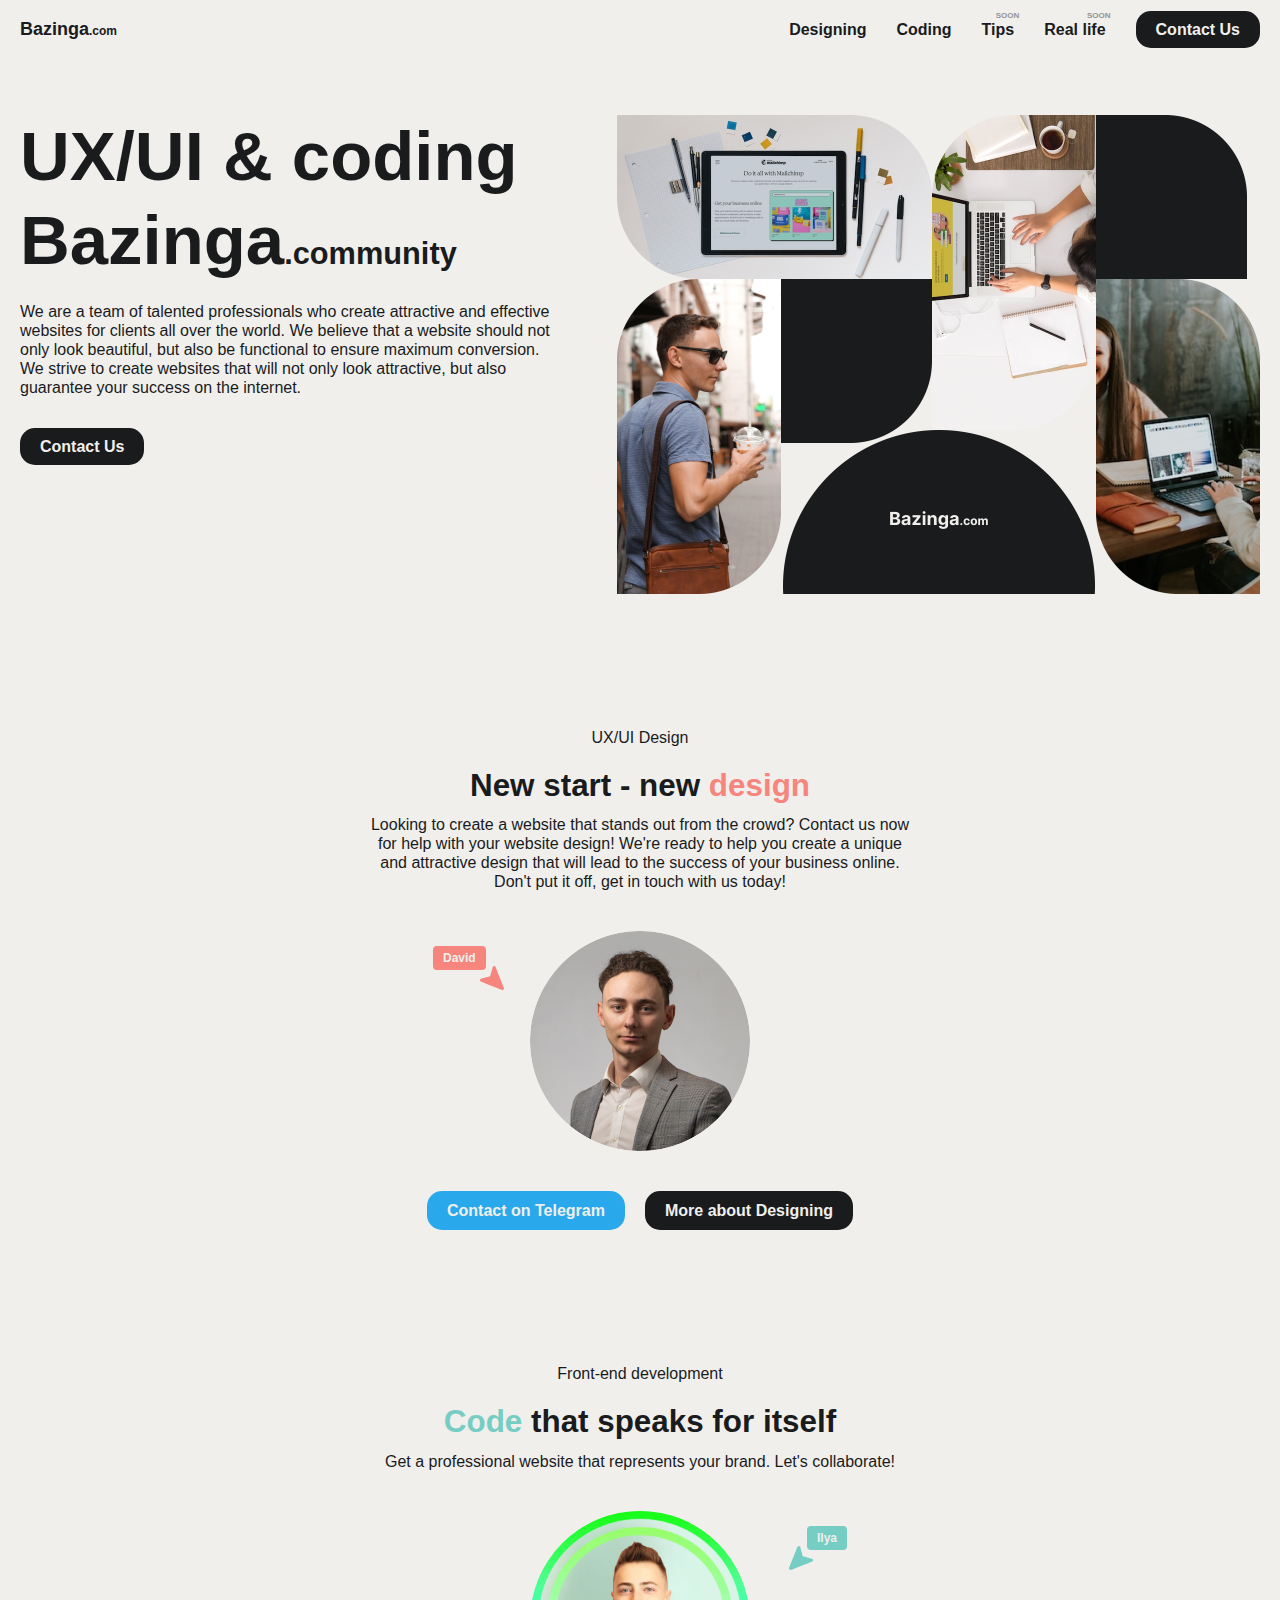
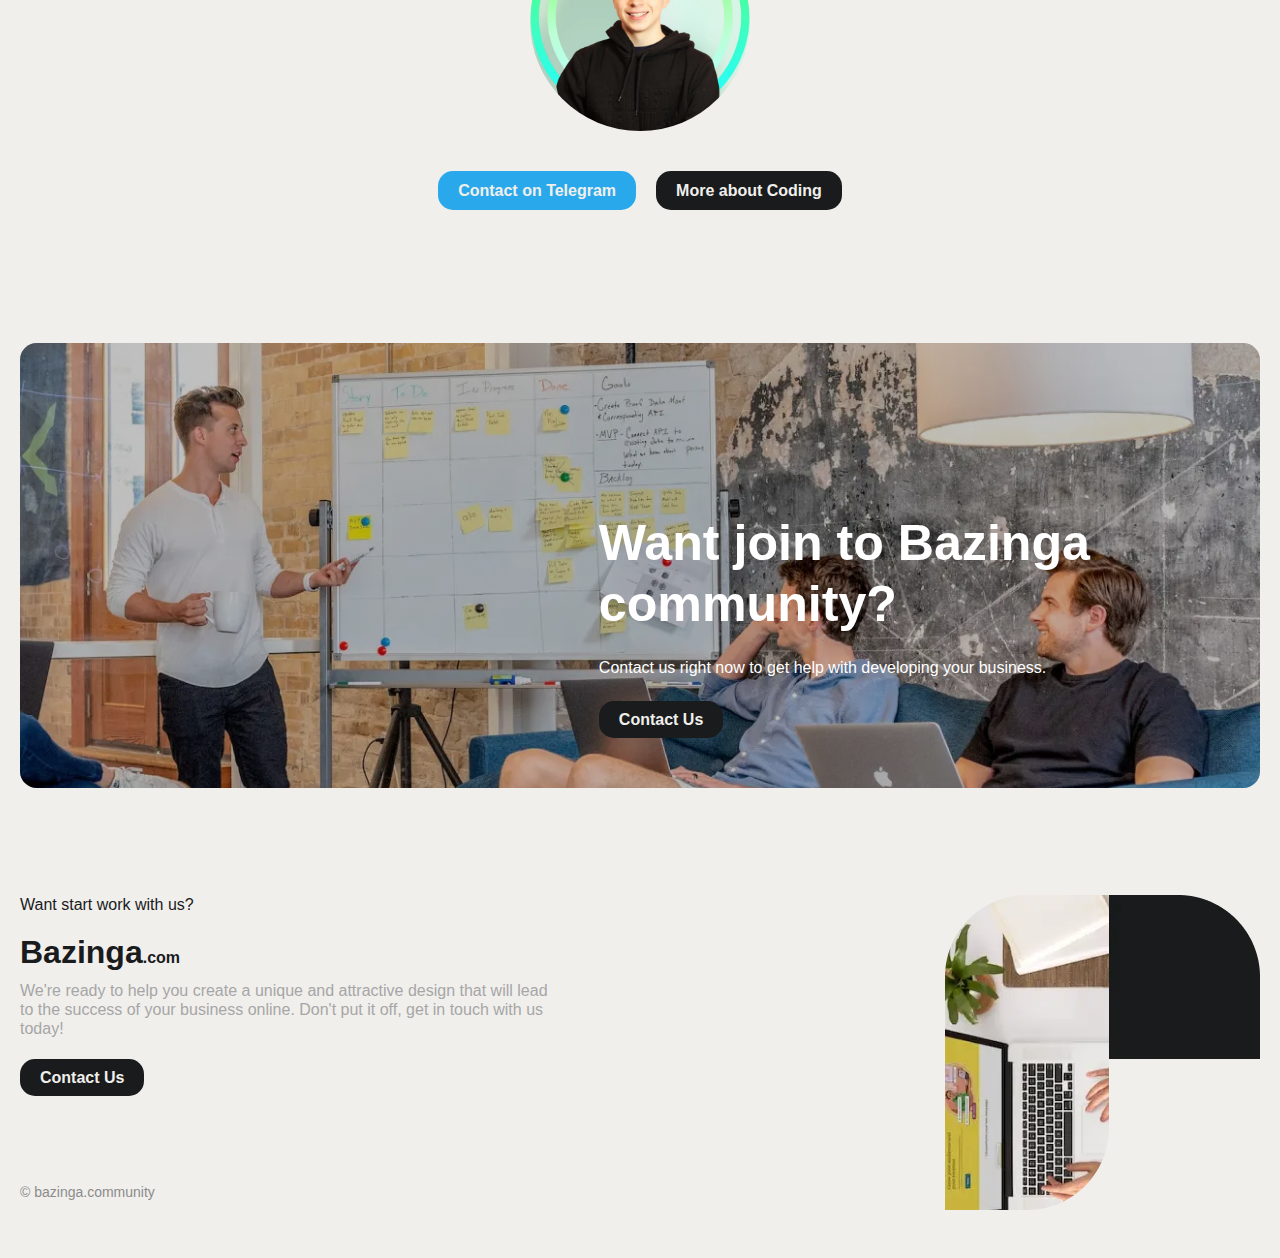
<file: index.html>
<!DOCTYPE html>
<html lang="ru">

<head>
	<title>Bazinga</title>
	<meta charset="UTF-8">
	<meta name="format-detection" content="telephone=no">
	<!-- <style>body{opacity: 0;}</style> -->
	<link rel="stylesheet" href="css/style.min.css?_v=20221021194739">
	<link rel="shortcut icon" href="favicon.ico">
	<link rel="apple-touch-icon" sizes="180x180" href="img/favicon/apple-touch-icon.png">
	<link rel="icon" type="image/png" sizes="32x32" href="img/favicon/favicon-32x32.png">
	<link rel="icon" type="image/png" sizes="16x16" href="img/favicon/favicon-16x16.png">
	<link rel="manifest" href="img/favicon/site.webmanifest">
	<link rel="mask-icon" href="img/favicon/safari-pinned-tab.svg" color="#5bbad5">
	<meta name="msapplication-TileColor" content="#da532c">
	<meta name="theme-color" content="#ffffff">

	<!-- <meta name="robots" content="noindex, nofollow"> -->
	<meta name="viewport" content="width=device-width, initial-scale=1.0">
</head>

<body>
	<div class="wrapper wrapper_slider">
		<header class="header">
			<div class="header__container">
				<div class="header__menu menu">
					<a href="index.html" class="_logo">
						Bazinga<span>.com</span>
					</a>
					<button type="button" class="menu__icon icon-menu"><span></span></button>
					<nav class="menu__body">
						<ul class="menu__list">
							<li class="menu__item"><a href="designing.html" class="menu__link">Designing</a></li>
							<li class="menu__item"><a href="coding.html" class="menu__link">Coding</a></li>
							<li class="menu__item"><a href="tips.html" class="menu__link _soon">Tips</a></li>
							<li class="menu__item"><a href="reallife.html" class="menu__link _soon">Real life</a></li>
							<li class="menu__item"><a href="mailto:bazinga.community@gmail.com" class="menu__button _button">Contact Us</a></li>
						</ul>

					</nav>
				</div>
			</div>
		</header>
		<main class="page">
			<section class="intro ">
				<div class="intro__container">
					<div class="intro__content">
						<h1>
							UX/UI & coding Bazinga<span>.community</span>
						</h1>
						<p>
							We are a team of talented professionals who create attractive and effective websites for clients all over the world. We believe that a website should not only look beautiful, but also be functional to ensure maximum conversion. We strive to create websites that will not only look attractive, but also guarantee your success on the internet.
						</p>
						<a href="mailto:bazinga.community@gmail.com" class="_button">
							Contact Us
						</a>
					</div>
					<div class="intro__image">
						<div class="_image_descr _coral">
							<span>David</span>
						</div>
						<div class="_image_descr _teal">
							<span>Ilya</span>
						</div>
						<picture><img src="img/intro_big.png" alt="Intro"></picture>
					</div>
				</div>
			</section>
			<section class="service ">
				<div class="service__container">
					<span class="_label">
						UX/UI Design
					</span>
					<h3>
						New start - new <span class="_coral">design</span>
					</h3>
					<p>
						Looking to create a website that stands out from the crowd? Contact us now for help with your website design! We're ready to help you create a unique and attractive design that will lead to the success of your business online. Don't put it off, get in touch with us today!
					</p>
					<div class="service__image">
						<div class="_image_descr _coral">
							<span>David</span>
						</div>
						<picture><img src="img/service/David2.png" alt="David"></picture>
					</div>
					<div class="service__buttons">
						<a href="https://t.me/Kaperdd" class="_button _blue">Contact on Telegram</a>
						<a href="designing.html" class="_button">More about Designing</a>
					</div>
				</div>
			</section>
			<section class="service">
				<div class="service__container">
					<span class="_label">
						Front-end development
					</span>
					<h3>
						<span class="_teal">Code</span> that speaks for itself
					</h3>
					<p>
						Get a professional website that represents your brand. Let's collaborate!
					</p>
					<div class="service__image">
						<div class="_image_descr _teal">
							<span>Ilya</span>
						</div>
					<img src="img/service/Ilya1.webp" alt="Ilya">
					</div>
					<div class="service__buttons">
						<a href="https://t.me/ilyadev1" class="_button _blue">Contact on Telegram</a>
						<a href="coding.html" class="_button">More about Coding</a>
					</div>
				</div>
			</section>
			<section class="info">
				<div class="info__container">
					<div class="info__wrapper">
						<div class="info__bg"></div>
						<div class="info__text">
							<h2>
								Want join to Bazinga community?
							</h2>
							<p>
								Contact us right now to get help with developing your business.
							
							</p>
							<a href="mailto:bazinga.community@gmail.com" class="_button">Contact Us</a>
						</div>
					</div>
				</div>
			</section>
		</main>
		<footer class="footer">
			<div class="footer__container">
				<div class="footer__text">
					<span class="_label">
						Want start work with us?
					</span>
					<a href="index.html" class="_logo">
						Bazinga<span>.com</span>
					</a>
					<p>
						We're ready to help you create a unique and attractive design that will lead to the success of your business online. Don't put it off, get in touch with us today!
					</p>
					<a href="mailto:bazinga.community@gmail.com" class="_button">
						Contact Us
					</a>
					<span class="footer__copy">© bazinga.community</span>
				</div>
				<picture><source srcset="img/footer/footer-img.webp" type="image/webp"><img src="img/footer/footer-img.png" alt="" class="footer__img"></picture>
			</div>
		</footer>
	</div>
	<!-- <div id="popup" aria-hidden="true" class="popup">
	<div class="popup__wrapper">
		<div class="popup__content">
			<button data-close type="button" class="popup__close">Закрыть</button>
			<div class="popup__text">
				Text
			</div>
		</div>
	</div>
</div> -->
	<script src="https://ajax.googleapis.com/ajax/libs/jquery/3.6.0/jquery.min.js?_v=20221021194739"></script>
	<script src="https://cdn.jsdelivr.net/npm/swiper@8/swiper-bundle.min.js?_v=20221021194739"></script>
	<script src="js/app.min.js?_v=20221021194739"></script>

</body>

</html>
</file>
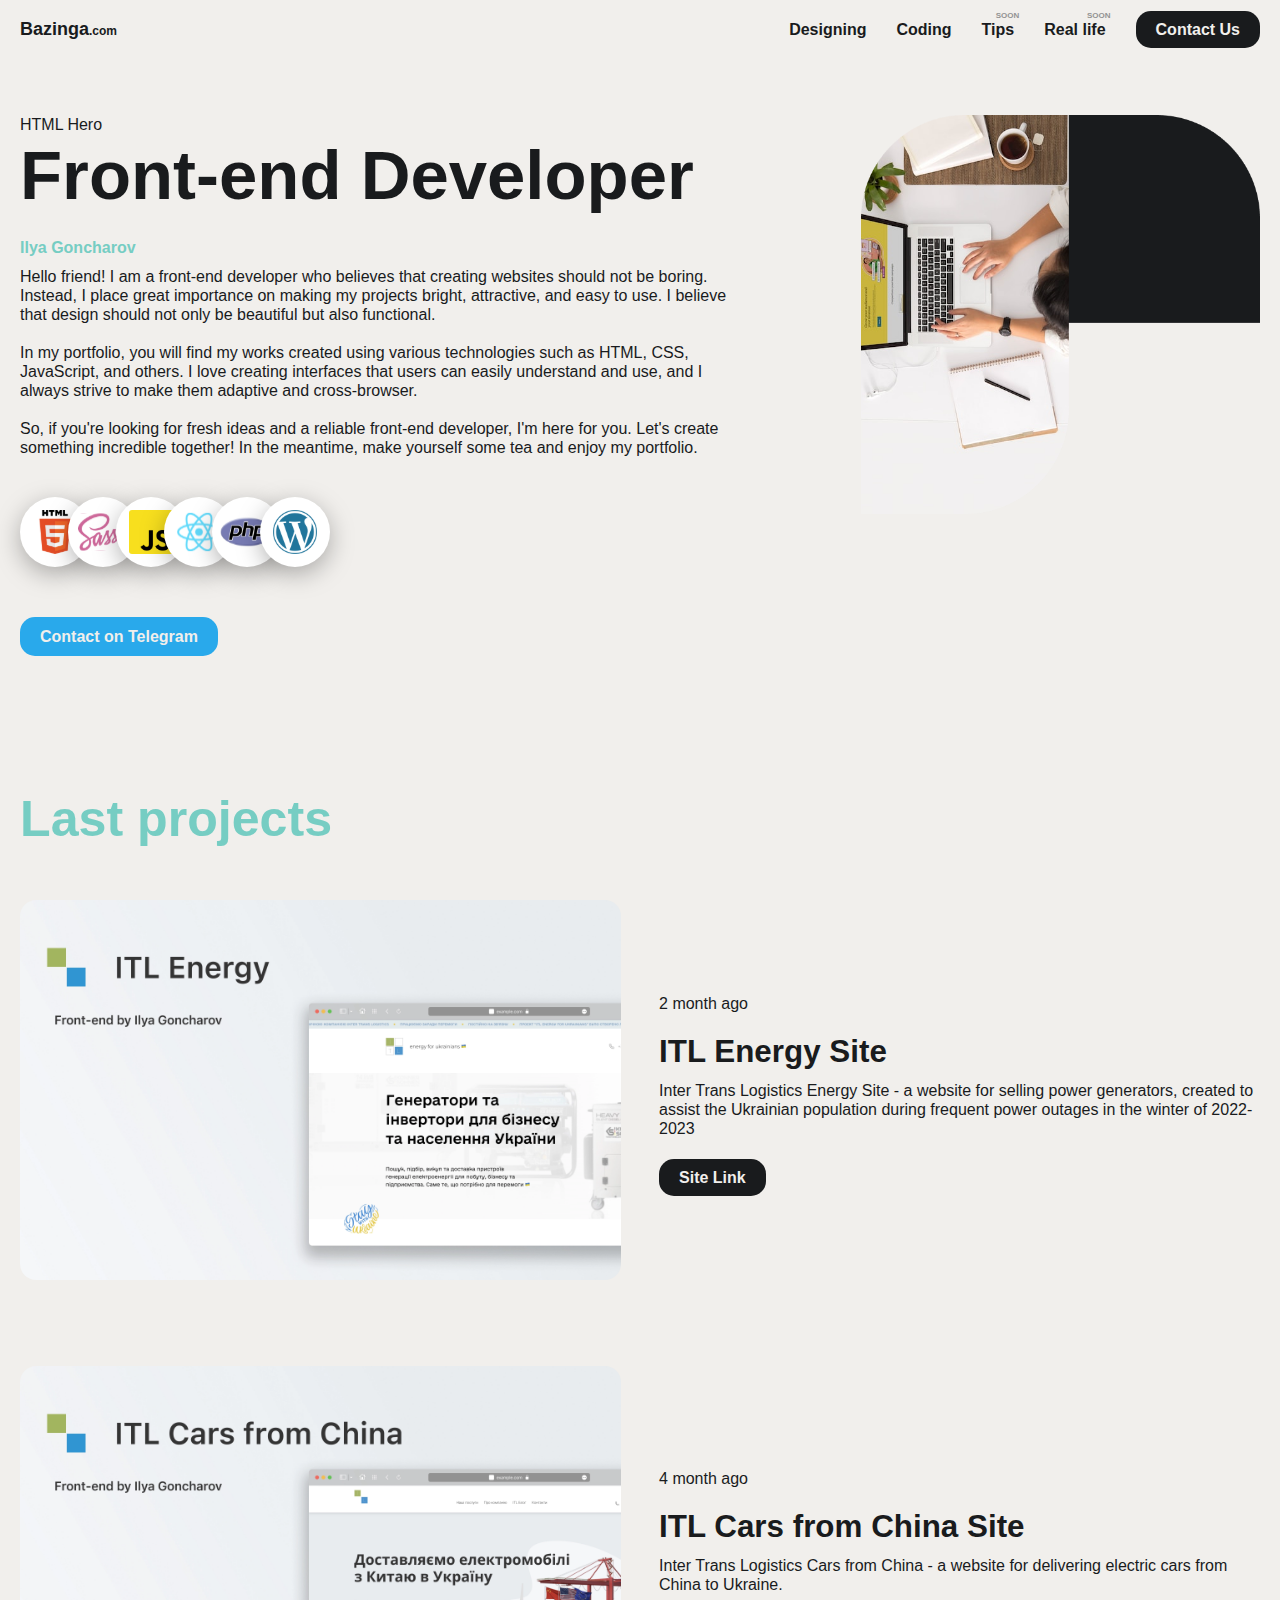
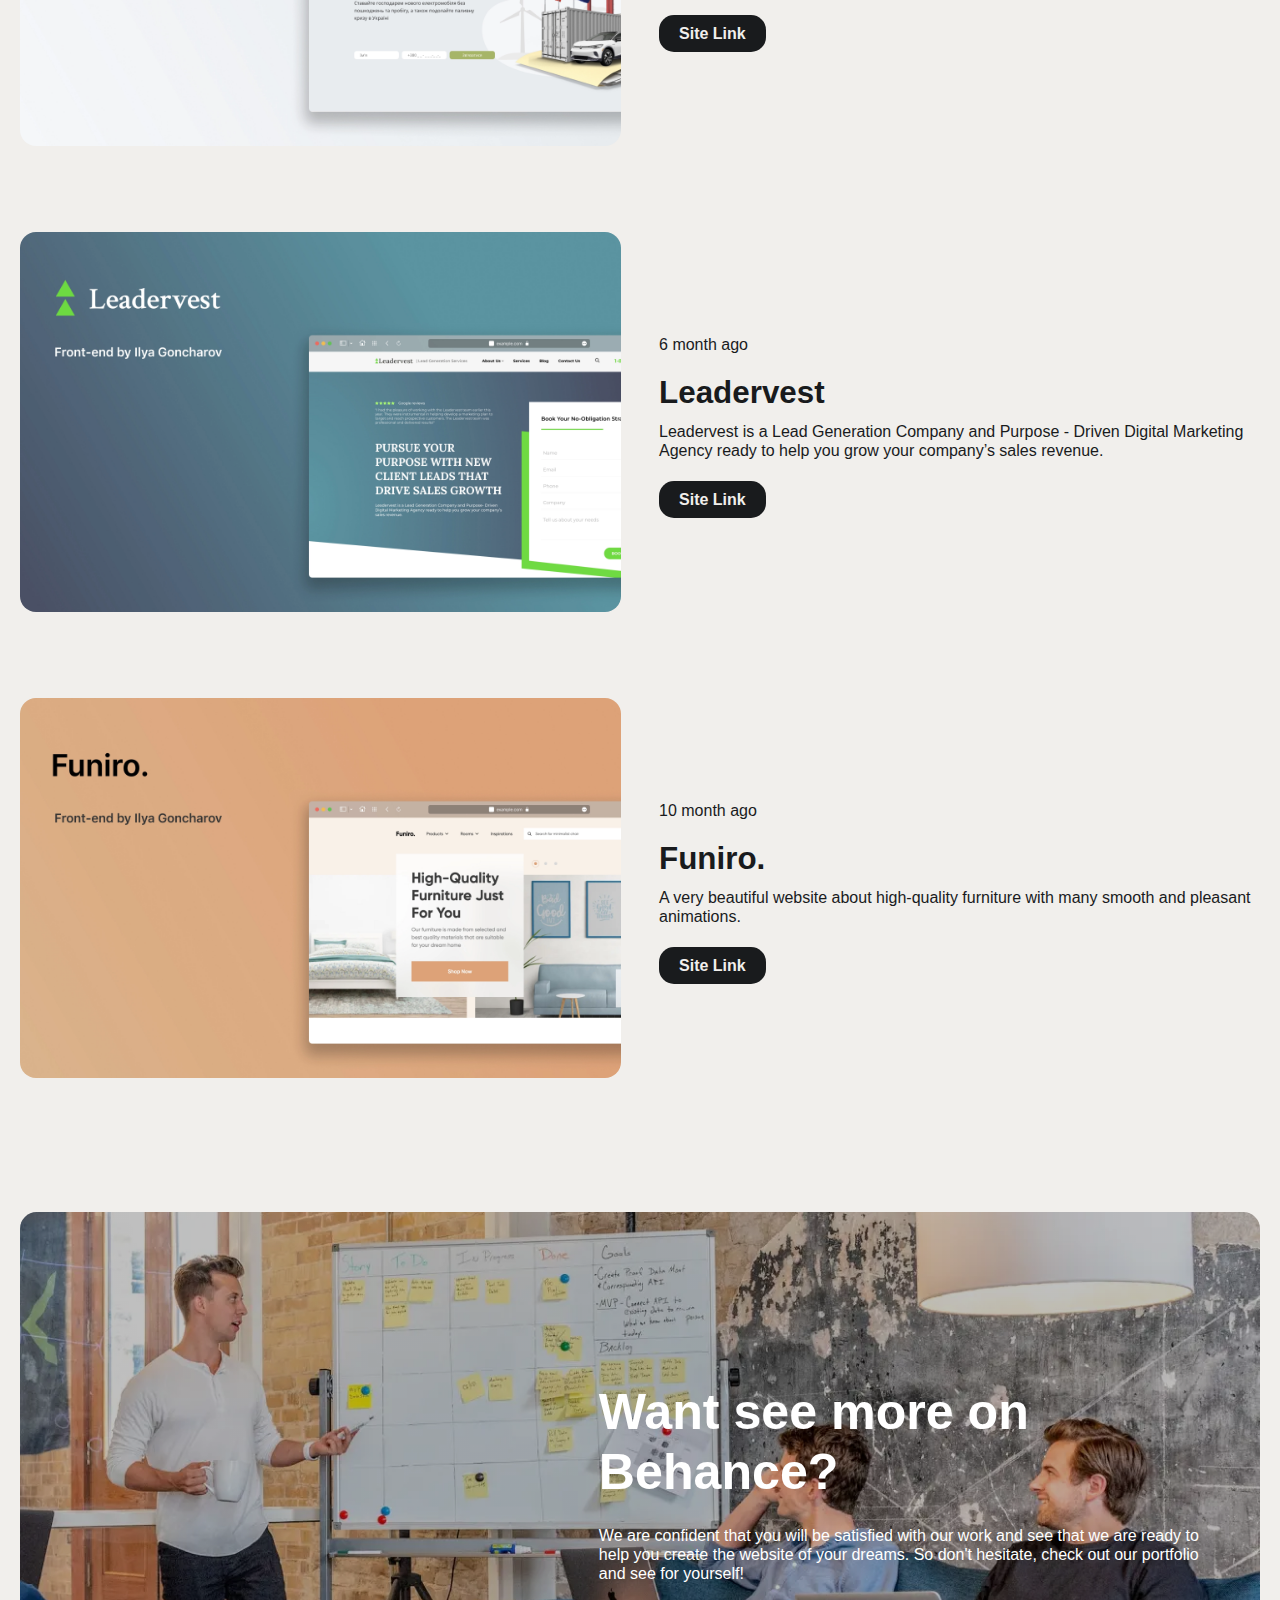
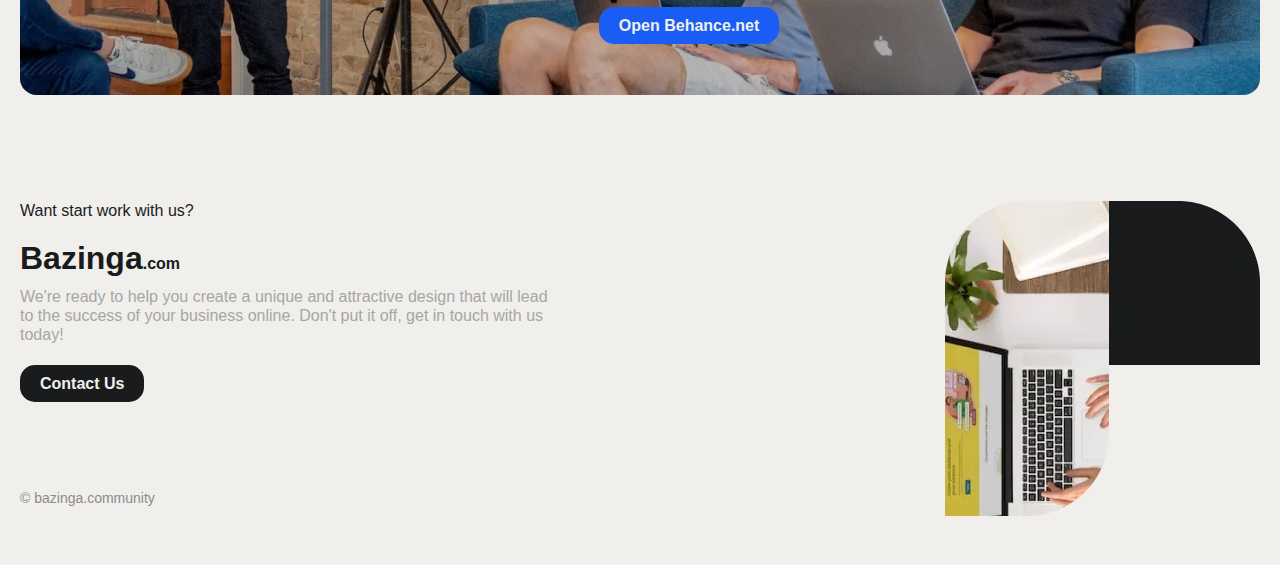
<file: coding.html>
<!DOCTYPE html>
<html lang="ru">

<head>
	<title>Front-end</title>
	<meta charset="UTF-8">
	<meta name="format-detection" content="telephone=no">
	<!-- <style>body{opacity: 0;}</style> -->
	<link rel="stylesheet" href="css/style.min.css?_v=20221021194739">
	<link rel="shortcut icon" href="favicon.ico">
	<link rel="apple-touch-icon" sizes="180x180" href="img/favicon/apple-touch-icon.png">
	<link rel="icon" type="image/png" sizes="32x32" href="img/favicon/favicon-32x32.png">
	<link rel="icon" type="image/png" sizes="16x16" href="img/favicon/favicon-16x16.png">
	<link rel="manifest" href="img/favicon/site.webmanifest">
	<link rel="mask-icon" href="img/favicon/safari-pinned-tab.svg" color="#5bbad5">
	<meta name="msapplication-TileColor" content="#da532c">
	<meta name="theme-color" content="#ffffff">

	<!-- <meta name="robots" content="noindex, nofollow"> -->
	<meta name="viewport" content="width=device-width, initial-scale=1.0">
</head>

<body>
	<div class="wrapper wrapper_slider">
		<header class="header">
			<div class="header__container">
				<div class="header__menu menu">
					<a href="index.html" class="_logo">
						Bazinga<span>.com</span>
					</a>
					<button type="button" class="menu__icon icon-menu"><span></span></button>
					<nav class="menu__body">
						<ul class="menu__list">
							<li class="menu__item"><a href="designing.html" class="menu__link">Designing</a></li>
							<li class="menu__item"><a href="coding.html" class="menu__link">Coding</a></li>
							<li class="menu__item"><a href="tips.html" class="menu__link _soon">Tips</a></li>
							<li class="menu__item"><a href="reallife.html" class="menu__link _soon">Real life</a></li>
							<li class="menu__item"><a href="mailto:bazinga.community@gmail.com" class="menu__button _button">Contact Us</a></li>
						</ul>

					</nav>
				</div>
			</div>
		</header>
		<main class="page coding">
			<section class="intro ">
				<div class="intro__container">
					<div class="intro__content">
						<span class="_label">
							HTML Hero
						</span>
						<h1>
							Front-end Developer
						</h1>
						<b class="_teal">
							Ilya Goncharov
						</b>
						<p>
							Hello friend! I am a front-end developer who believes that creating websites should not be boring. Instead, I place great importance on making my projects bright, attractive, and easy to use. I believe that design should not only be beautiful but also functional.
							<br>
							<br>
							In my portfolio, you will find my works created using various technologies such as HTML, CSS, JavaScript, and others. I love creating interfaces that users can easily understand and use, and I always strive to make them adaptive and cross-browser.
							<br>
							<br>
							So, if you're looking for fresh ideas and a reliable front-end developer, I'm here for you. Let's create something incredible together! In the meantime, make yourself some tea and enjoy my portfolio.
						</p>
						<div class="intro__skills">
							<div class="intro__skill" title="HTML"> <img src="img/skills/coding/html.svg" alt="HTML" class="intro__image-skill"></div>
							<div class="intro__skill" title="SASS"> <img src="img/skills/coding/sass.svg" alt="SASS" class="intro__image-skill"></div>
							<div class="intro__skill" title="JavaScript"> <img src="img/skills/coding/js.svg" alt="JavaScript" class="intro__image-skill"></div>
							<div class="intro__skill" title="React"> <img src="img/skills/coding/react.svg" alt="React" class="intro__image-skill"></div>
							<div class="intro__skill" title="PHP"> <img src="img/skills/coding/php.svg" alt="PHP" class="intro__image-skill"></div>
                            <div class="intro__skill" title="WordPress"> <img src="img/skills/coding/wp.svg" alt="WordPress" class="intro__image-skill"></div>
						</div>
						<div class="intro__buttons">
							<a href="https://t.me/ilyadev1" class="_button _blue">
								Contact on Telegram
							</a>
							<!-- <a href="https://kaperdd.github.io/davidcv/" class="_button">
								About me
							</a> -->
						</div>

					</div>
					<div class="intro__image">
						<picture><source srcset="img/intro-codding_big.png" alt=""><img src="img/intro-codding_big.png" alt="Design"></picture>
					</div>
				</div>
			</section>
			<section class="projects">
				<div class="projects__container">
					<h2 class="_teal">
						Last projects
					</h2>
					<!-- <p style="margin-bottom: 40px">
						If you want see more projects, you can visit my
						<a href="https://www.behance.net/kaper19960c09" class="_link">Behance.net</a>
					</p> -->
					<div class="projects__items">
						<div class="projects__item">
							<div class="projects__adaptive">
								<h3>
									ITL Energy Site
								</h3>
								<span class="projects__date">
									2 month ago
								</span>
							</div>
							<div class="projects__img">
								<img src="img/projects/coding/itl-energy.webp" alt="Inter Trans Logistics Energy">
							</div>
							<div class="projects__info">
								<span class="projects__date">
									2 month ago
								</span>
								<h3>
									ITL Energy Site
								</h3>
								<p>
									Inter Trans Logistics Energy Site - a website for selling power generators, created to assist the Ukrainian population during frequent power outages in the winter of 2022-2023
								</p>
								<a href="https://itl-ltd.com/itl-energy/" class="_button">
									Site Link
								</a>
							</div>
						</div>
						<div class="projects__item">
							<div class="projects__adaptive">
								<h3>
									ITL Cars from China Site
								</h3>
								<span class="projects__date">
									4 month ago
								</span>
							</div>
							<div class="projects__img">
								<img src="img/projects/coding/itl-cfc.webp" alt="Inter Trans Logistics Cars from China">
							</div>
							<div class="projects__info">
								<span class="projects__date">
									4 month ago
								</span>
								<h3>
									ITL Cars from China Site
								</h3>
								<p>
									Inter Trans Logistics Cars from China - a website for delivering electric cars from China to Ukraine.
								</p>
                                <a href="https://itl-ltd.com/cars-from-china/" class="_button">
									Site Link
								</a>
							</div>
						</div>
						<div class="projects__item">
							<div class="projects__adaptive">
								<h3>
									Leadervest
								</h3>
								<span class="projects__date">
									6 month ago
								</span>
							</div>
							<div class="projects__img">
								<img src="img/projects/coding/leadervest.webp" alt="Leadervest">
							</div>
							<div class="projects__info">
								<span class="projects__date">
									6 month ago
								</span>
								<h3>
									Leadervest
								</h3>
								<p>
									Leadervest is a Lead Generation Company and Purpose - Driven Digital Marketing Agency ready to help you grow your company’s sales revenue.
								</p>
                                <a href="https://leadervest.com/" class="_button">
									Site Link
								</a>
							</div>
						</div>
                        <div class="projects__item">
							<div class="projects__adaptive">
								<h3>
									Funiro.
								</h3>
								<span class="projects__date">
									10 month ago
								</span>
							</div>
							<div class="projects__img">
								<img src="img/projects/coding/funiro.webp" alt="Funiro.">
							</div>
							<div class="projects__info">
								<span class="projects__date">
									10 month ago
								</span>
								<h3>
									Funiro.
								</h3>
								<p>
									A very beautiful website about high-quality furniture with many smooth and pleasant animations.
								</p>
                                <a href="https://nezix1.github.io/funiro/" class="_button">
									Site Link
								</a>
							</div>
						</div>
					</div>
				</div>
			</section>
			<section class="info">
				<div class="info__container">
					<div class="info__wrapper">
						<div class="info__bg"></div>
						<div class="info__text">
							<h2>
								Want see more on Behance?
							</h2>
							<p>
								We are confident that you will be satisfied with our work and see that we are ready to help you create the website of your dreams. So don't hesitate, check out our portfolio and see for yourself!
							</p>
							<a href="https://www.behance.net/kaper19960c09" class="_button _dark-blue">Open
								Behance.net</a>
						</div>
					</div>
				</div>
			</section>

		</main>
		<footer class="footer">
			<div class="footer__container">
				<div class="footer__text">
					<span class="_label">
						Want start work with us?
					</span>
					<a href="index.html" class="_logo">
						Bazinga<span>.com</span>
					</a>
					<p>
						We're ready to help you create a unique and attractive design that will lead to the success of your business online. Don't put it off, get in touch with us today!
					</p>
					<a href="mailto:bazinga.community@gmail.com" class="_button">
						Contact Us
					</a>
					<span class="footer__copy">© bazinga.community</span>
				</div>
				<picture><source srcset="img/footer/footer-img.webp" type="image/webp"><img src="img/footer/footer-img.png" alt="" class="footer__img"></picture>
			</div>
		</footer>
	</div>
	<!-- <div id="popup" aria-hidden="true" class="popup">
	<div class="popup__wrapper">
		<div class="popup__content">
			<button data-close type="button" class="popup__close">Закрыть</button>
			<div class="popup__text">
				Text
			</div>
		</div>
	</div>
</div> -->
	<script src="https://ajax.googleapis.com/ajax/libs/jquery/3.6.0/jquery.min.js?_v=20221021194739"></script>
	<script src="https://cdn.jsdelivr.net/npm/swiper@8/swiper-bundle.min.js?_v=20221021194739"></script>
	<script src="js/app.min.js?_v=20221021194739"></script>

</body>

</html>
</file>
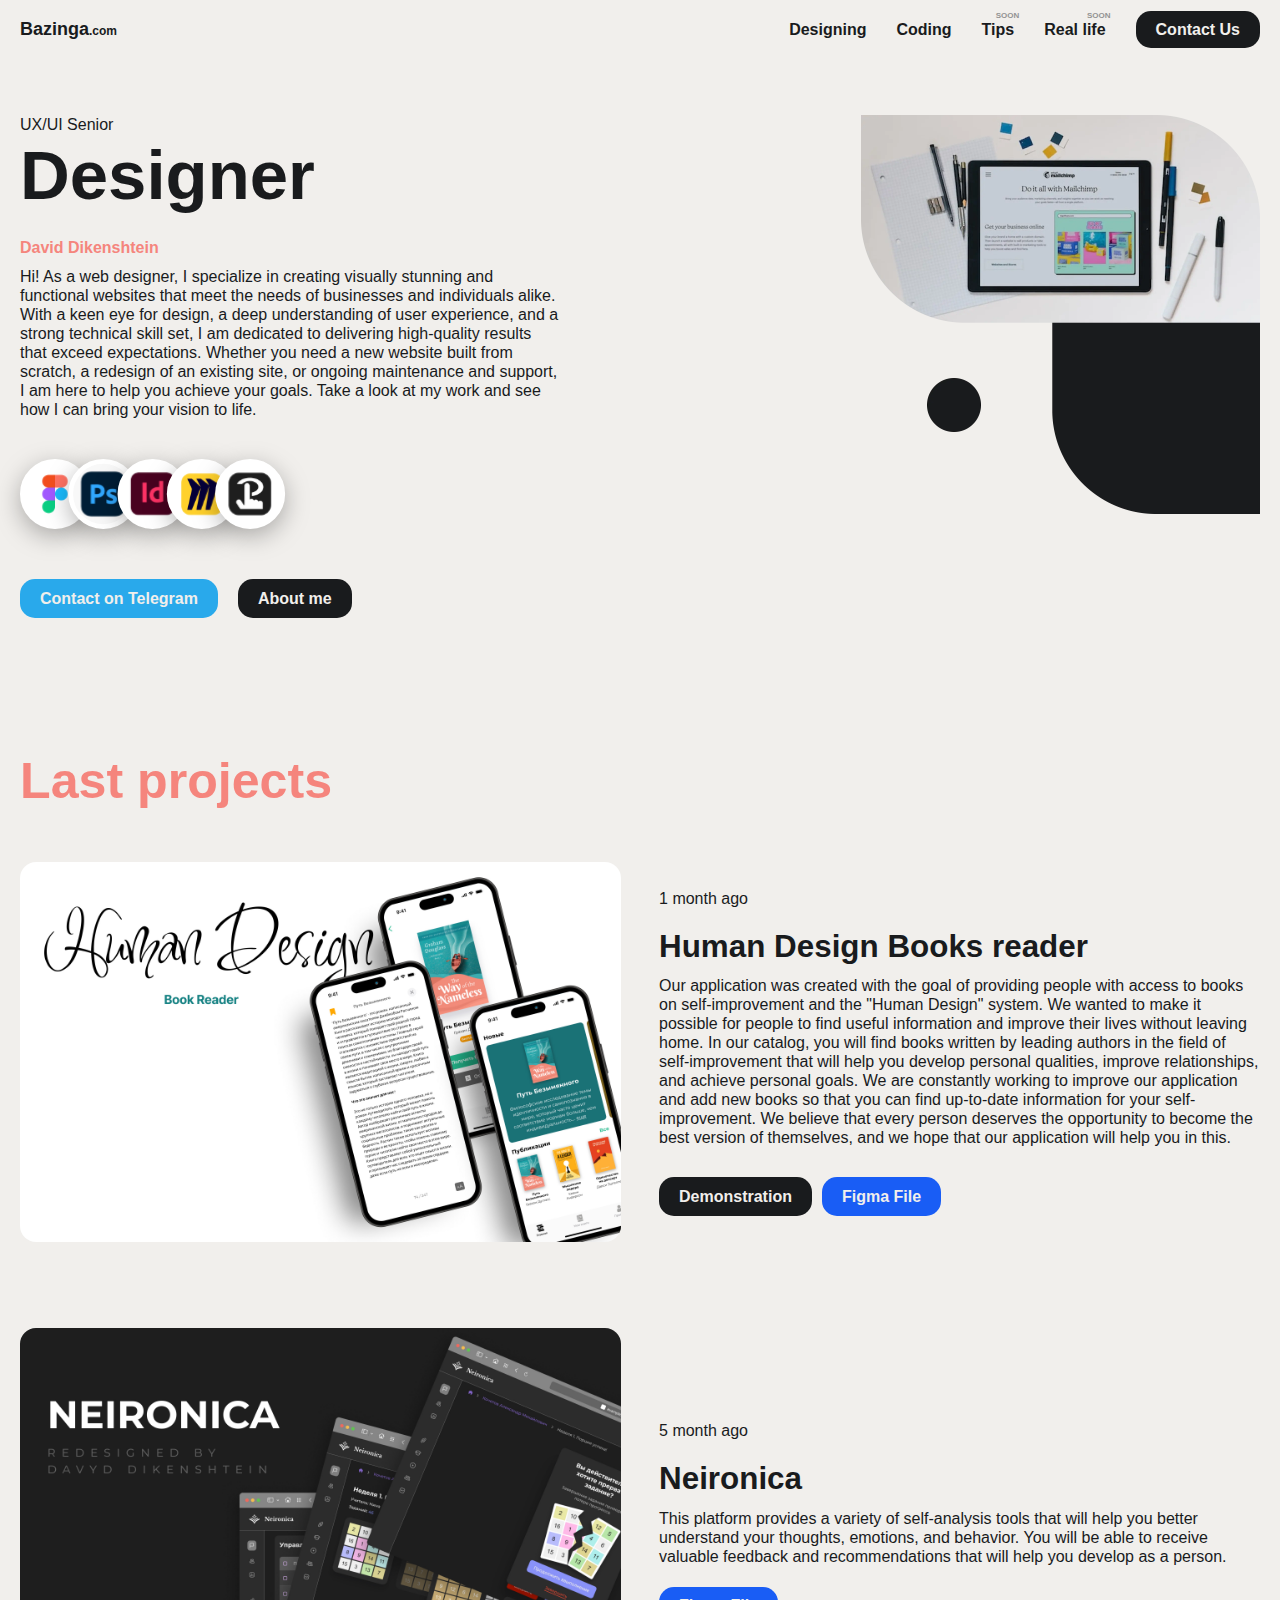
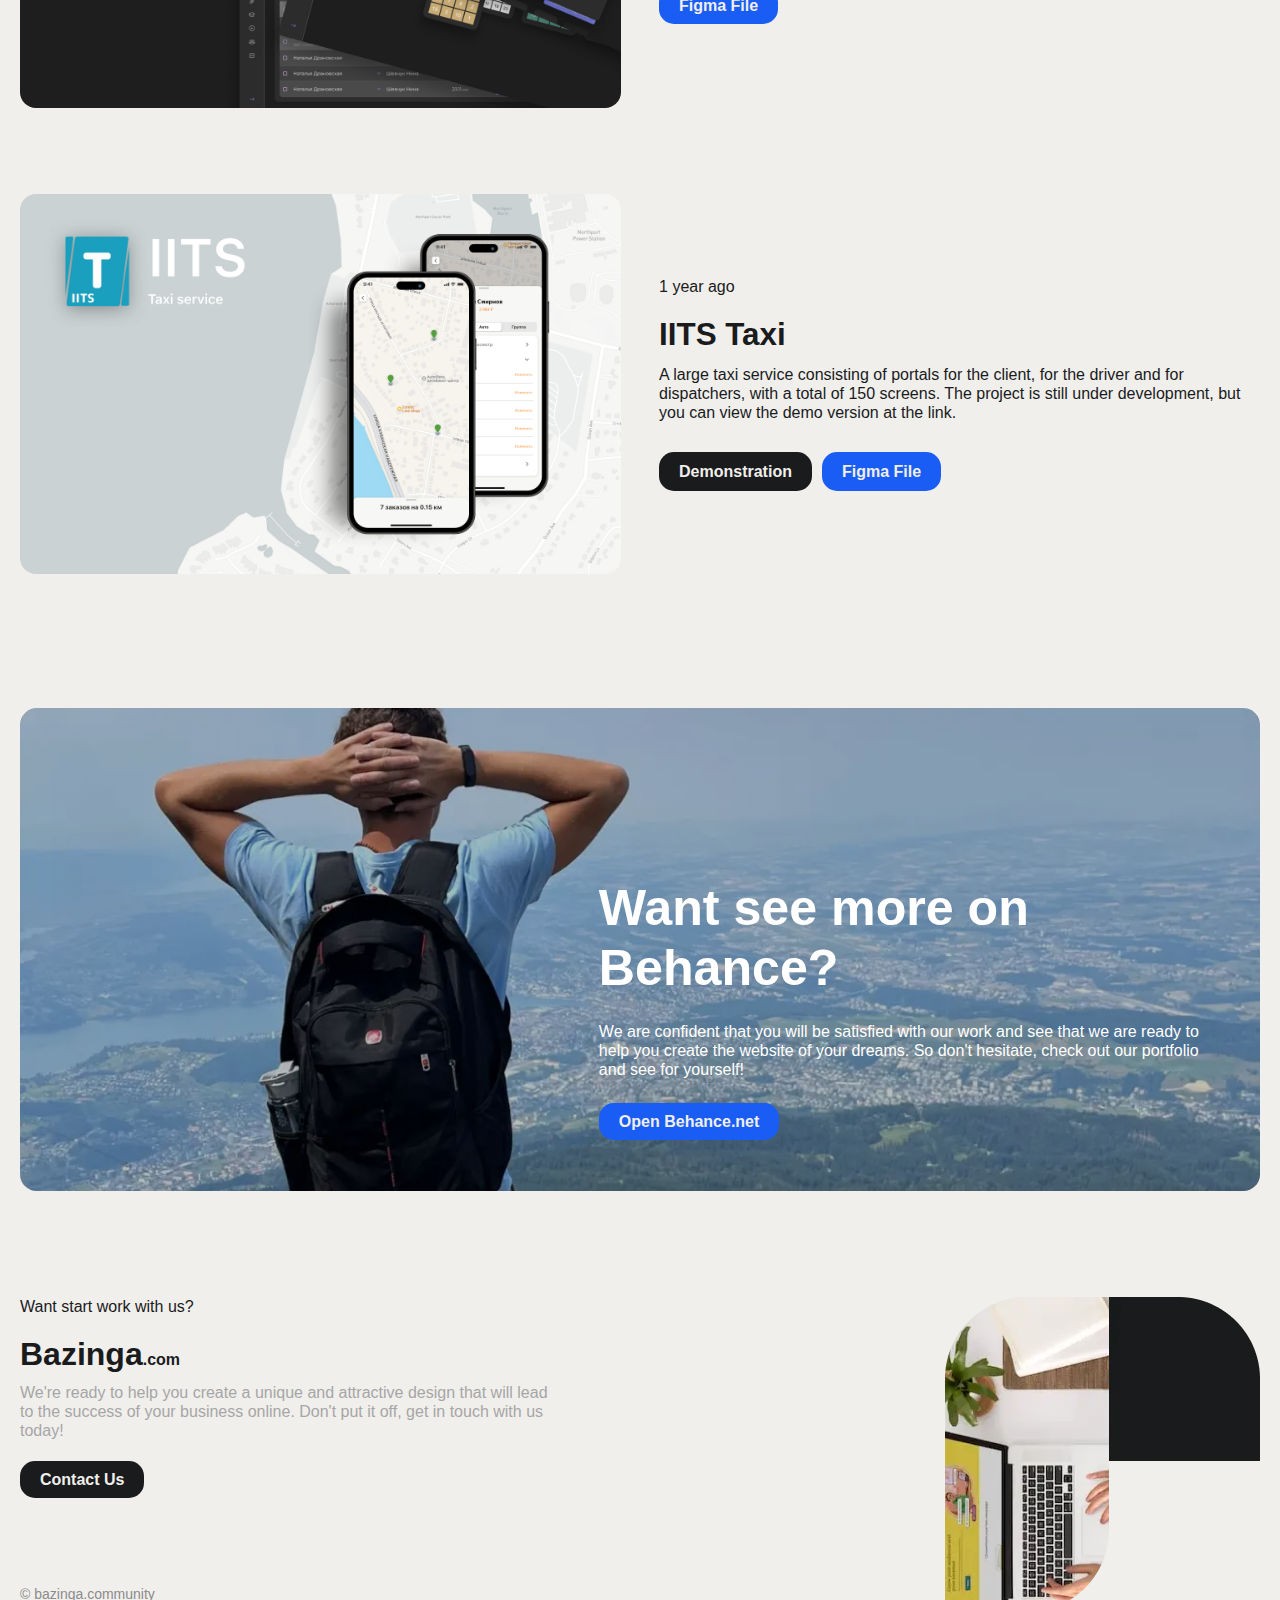
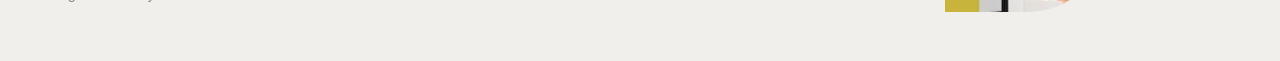
<file: designing.html>
<!DOCTYPE html>
<html lang="ru">

<head>
	<title>Design</title>
	<meta charset="UTF-8">
	<meta name="format-detection" content="telephone=no">
	<!-- <style>body{opacity: 0;}</style> -->
	<link rel="stylesheet" href="css/style.min.css?_v=20221021194739">
	<link rel="shortcut icon" href="favicon.ico">
	<link rel="apple-touch-icon" sizes="180x180" href="img/favicon/apple-touch-icon.png">
	<link rel="icon" type="image/png" sizes="32x32" href="img/favicon/favicon-32x32.png">
	<link rel="icon" type="image/png" sizes="16x16" href="img/favicon/favicon-16x16.png">
	<link rel="manifest" href="img/favicon/site.webmanifest">
	<link rel="mask-icon" href="img/favicon/safari-pinned-tab.svg" color="#5bbad5">
	<meta name="msapplication-TileColor" content="#da532c">
	<meta name="theme-color" content="#ffffff">

	<!-- <meta name="robots" content="noindex, nofollow"> -->
	<meta name="viewport" content="width=device-width, initial-scale=1.0">
</head>

<body>
	<div class="wrapper wrapper_slider">
		<header class="header">
			<div class="header__container">
				<div class="header__menu menu">
					<a href="index.html" class="_logo">
						Bazinga<span>.com</span>
					</a>
					<button type="button" class="menu__icon icon-menu"><span></span></button>
					<nav class="menu__body">
						<ul class="menu__list">
							<li class="menu__item"><a href="designing.html" class="menu__link">Designing</a></li>
							<li class="menu__item"><a href="coding.html" class="menu__link">Coding</a></li>
							<li class="menu__item"><a href="tips.html" class="menu__link _soon">Tips</a></li>
							<li class="menu__item"><a href="reallife.html" class="menu__link _soon">Real life</a></li>
							<li class="menu__item"><a href="mailto:bazinga.community@gmail.com" class="menu__button _button">Contact Us</a></li>
						</ul>

					</nav>
				</div>
			</div>
		</header>
		<main class="page design">
			<section class="intro ">
				<div class="intro__container">
					<div class="intro__content">
						<span class="_label">
							UX/UI Senior
						</span>
						<h1>
							Designer
						</h1>
						<b class="_coral">
							David Dikenshtein
						</b>
						<p>
							Hi! As a web designer, I specialize in creating visually stunning and functional websites that meet the needs of businesses and individuals alike. With a keen eye for design, a deep understanding of user experience, and a strong technical skill set, I am dedicated to delivering high-quality results that exceed expectations. Whether you need a new website built from scratch, a redesign of an existing site, or ongoing maintenance and support, I am here to help you achieve your goals. Take a look at my work and see how I can bring your vision to life.
						</p>
						<div class="intro__skills">
							<div class="intro__skill" title="Figma"> <img src="img/skills/design/skill-1.svg" alt="Figma" class="intro__image-skill"></div>
							<div class="intro__skill" title="Photoshop"> <img src="img/skills/design/skill-2.svg" alt="Photoshop" class="intro__image-skill"></div>
							<div class="intro__skill" title="InDesign"> <img src="img/skills/design/skill-3.svg" alt="InDesign" class="intro__image-skill"></div>
							<div class="intro__skill" title="Miro"> <img src="img/skills/design/skill-4.svg" alt="Miro" class="intro__image-skill"></div>
							<div class="intro__skill" title="TouchPortal"> <img src="img/skills/design/skill-5.svg" alt="TouchPortal" class="intro__image-skill"></div>

						</div>
						<div class="intro__buttons">
							<a href="https://t.me/Kaperdd" class="_button _blue">
								Contact on Telegram
							</a>
							<a href="https://kaperdd.github.io/davidcv/" class="_button">
								About me
							</a>
						</div>

					</div>
					<div class="intro__image">
						<picture><source srcset="img/intro-design_big.webp" alt=""><img src="img/intro-design_big.png" alt="Design"></picture>
					</div>
				</div>
			</section>
			<section class="projects">
				<div class="projects__container">
					<h2 class="_coral">
						Last projects
					</h2>
					<div class="projects__items">
						<div class="projects__item">
                            <div class="projects__adaptive">
                                <h3>
									Human Design Books reader
								</h3>
                                <span class="projects__date">
									1 month ago
								</span>
                            </div>
							<div class="projects__img">
								<picture><source srcset="img/projects/design/neironica-1.jpg" type="image/webp"><img src="img/projects/design/neironica-1.jpg" alt="Human Design Books reader"></picture>
							</div>
							<div class="projects__info">
								<span class="projects__date">
									1 month ago
								</span>
								<h3>
									Human Design Books reader
								</h3>
								<p>
									Our application was created with the goal of providing people with access to books on self-improvement and the "Human Design" system. We wanted to make it possible for people to find useful information and improve their lives without leaving home. In our catalog, you will find books written by leading authors in the field of self-improvement that will help you develop personal qualities, improve relationships, and achieve personal goals. We are constantly working to improve our application and add new books so that you can find up-to-date information for your self-improvement. We believe that every person deserves the opportunity to become the best version of themselves, and we hope that our application will help you in this.
								</p>
                                <div class="projects__links">
								<a href="https://www.figma.com/proto/zplN2x0WyTFvqAapW7qI3r/HD_app?page-id=0%3A1&node-id=27-2112&viewport=375%2C130%2C0.1&scaling=scale-down" class="_button">
									Demonstration
								</a>
                                  <a href="https://www.figma.com/file/zplN2x0WyTFvqAapW7qI3r/HD_app?node-id=0%3A1&t=Jj6BGGE8zRFKyIWM-1" class="_button _dark-blue" style="margin-left: 10px">Figma File</a>
                                </div>
							</div>
						</div>
						<div class="projects__item">
                            <div class="projects__adaptive">
                                <h3>
									Neironica
								</h3>
                                <span class="projects__date">
									5 month ago
								</span>
                            </div>
							<div class="projects__img">
								<picture><source srcset="img/projects/design/neironica-2.jpg" type="image/webp"><img src="img/projects/design/neironica-2.jpg" alt="	Neironica"></picture>
							</div>
							<div class="projects__info">
								<span class="projects__date">
									5 month ago
								</span>
								<h3>
									Neironica
								</h3>
								<p>
									This platform provides a variety of self-analysis tools that will help you better understand your thoughts, emotions, and behavior. You will be able to receive valuable feedback and recommendations that will help you develop as a person.
								</p>
								<!-- <a href="https://www.figma.com/proto/OTzb9UcVqAW1TyL4Ye2SwA/Breaches.uk?page-id=0%3A1&node-id=701%3A3&viewport=1048%2C-502%2C0.06&scaling=min-zoom&starting-point-node-id=701%3A3" class="_button">
									Demonstration
								</a> -->
                                  <a href="https://www.figma.com/file/j8aa7B8dCE20QO95YL3drW/Neironica?node-id=0%3A1&t=EzdOOJ88DFM06zto-1" class="_button _dark-blue">Figma File</a>
							</div>
						</div>
						<div class="projects__item">
                            <div class="projects__adaptive">
                                <h3>
									IITS Taxi
								</h3>
                                <span class="projects__date">
									1 year ago
								</span>
                            </div>
							<div class="projects__img">
								<picture><source srcset="img/projects/design/iits-1.jpg" type="image/webp"><img src="img/projects/design/iits-1.jpg" alt="IITS Taxi"></picture>
							</div>
							<div class="projects__info">
								<span class="projects__date">
									1 year ago
								</span>
								<h3>
									IITS Taxi
								</h3>
								<p>
									A large taxi service consisting of portals for the client, for the driver and for
									dispatchers, with a total of 150 screens. The project is still under development,
									but you can view the demo version at the link.
								</p>
                                <div class="projects__links">
								<a href="https://www.figma.com/proto/JKkDT9Euj85spEhwLJNkyi/%D0%AD%D1%82%D0%BE-%D0%B2%D0%BE%D0%B4%D0%B8%D1%82%D0%B5%D0%BB%D1%8C?page-id=2939%3A2652&node-id=3248%3A4312&viewport=983%2C-4593%2C0.54&scaling=scale-down&starting-point-node-id=3248%3A4312&show-proto-sidebar=1" class="_button">
									Demonstration
								</a>
                                <a href="https://www.figma.com/file/xN7QBmW5kCyX5oo7hmFjYI/IITS?node-id=0%3A1&t=faC96TST0fvFwuK4-1" class="_button _dark-blue" style="margin-left: 10px">Figma File</a>
                            </div>
							</div>
						</div>
					</div>
				</div>
			</section>
			<section class="info">
				<div class="info__container">
					<div class="info__wrapper">
						<div class="info__bg"></div>
						<div class="info__text">
							<h2>
								Want see more on Behance?
							</h2>
							<p>
								We are confident that you will be satisfied with our work and see that we are ready to help you create the website of your dreams. So don't hesitate, check out our portfolio and see for yourself!
							</p>
							<a href="https://www.behance.net/kaper19960c09" class="_button _dark-blue">Open
								Behance.net</a>
						</div>
					</div>
				</div>
			</section>

		</main>
		<footer class="footer">
			<div class="footer__container">
				<div class="footer__text">
					<span class="_label">
						Want start work with us?
					</span>
					<a href="index.html" class="_logo">
						Bazinga<span>.com</span>
					</a>
					<p>
						We're ready to help you create a unique and attractive design that will lead to the success of your business online. Don't put it off, get in touch with us today!
					</p>
					<a href="mailto:bazinga.community@gmail.com" class="_button">
						Contact Us
					</a>
					<span class="footer__copy">© bazinga.community</span>
				</div>
				<picture><source srcset="img/footer/footer-img.webp" type="image/webp"><img src="img/footer/footer-img.png" alt="" class="footer__img"></picture>
			</div>
		</footer>
	</div>

	<script src="https://ajax.googleapis.com/ajax/libs/jquery/3.6.0/jquery.min.js?_v=20221021194739"></script>
	<script src="https://cdn.jsdelivr.net/npm/swiper@8/swiper-bundle.min.js?_v=20221021194739"></script>
	<script src="js/app.min.js?_v=20221021194739"></script>

</body>

</html>
</file>
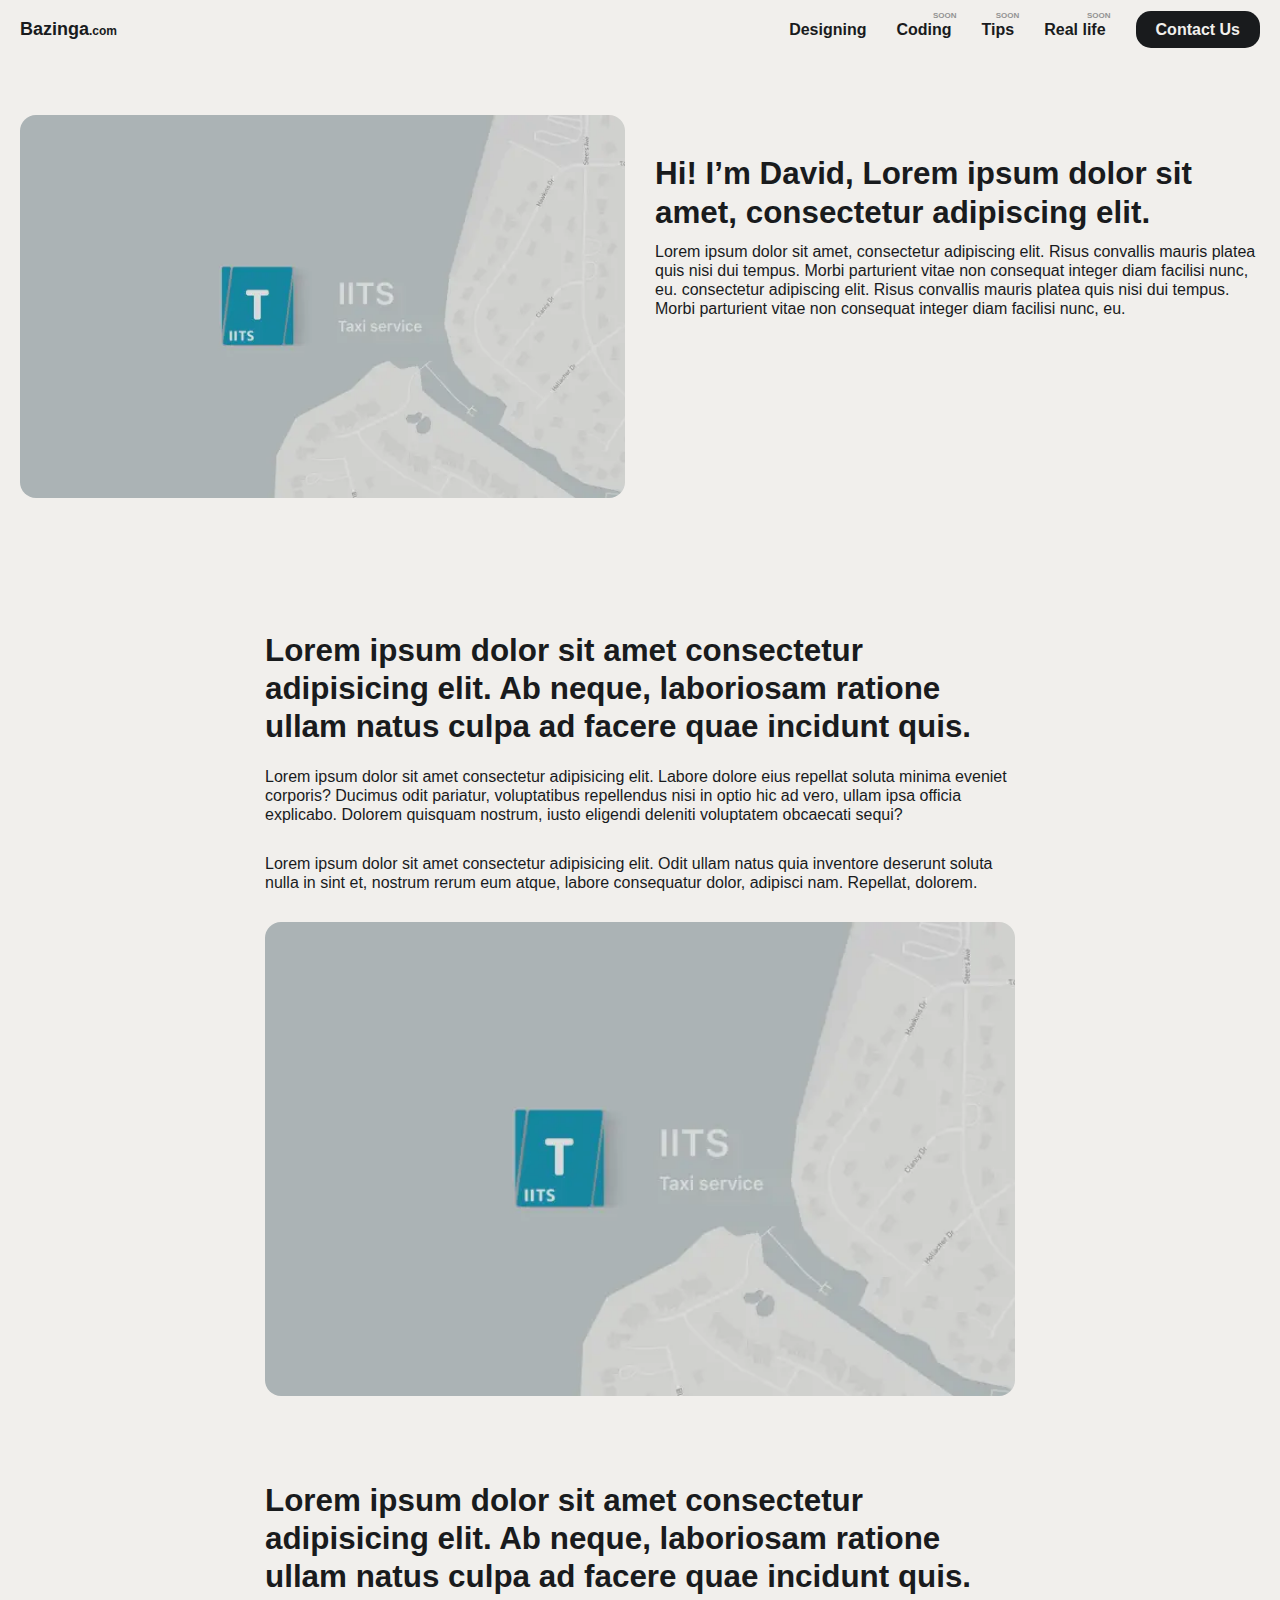
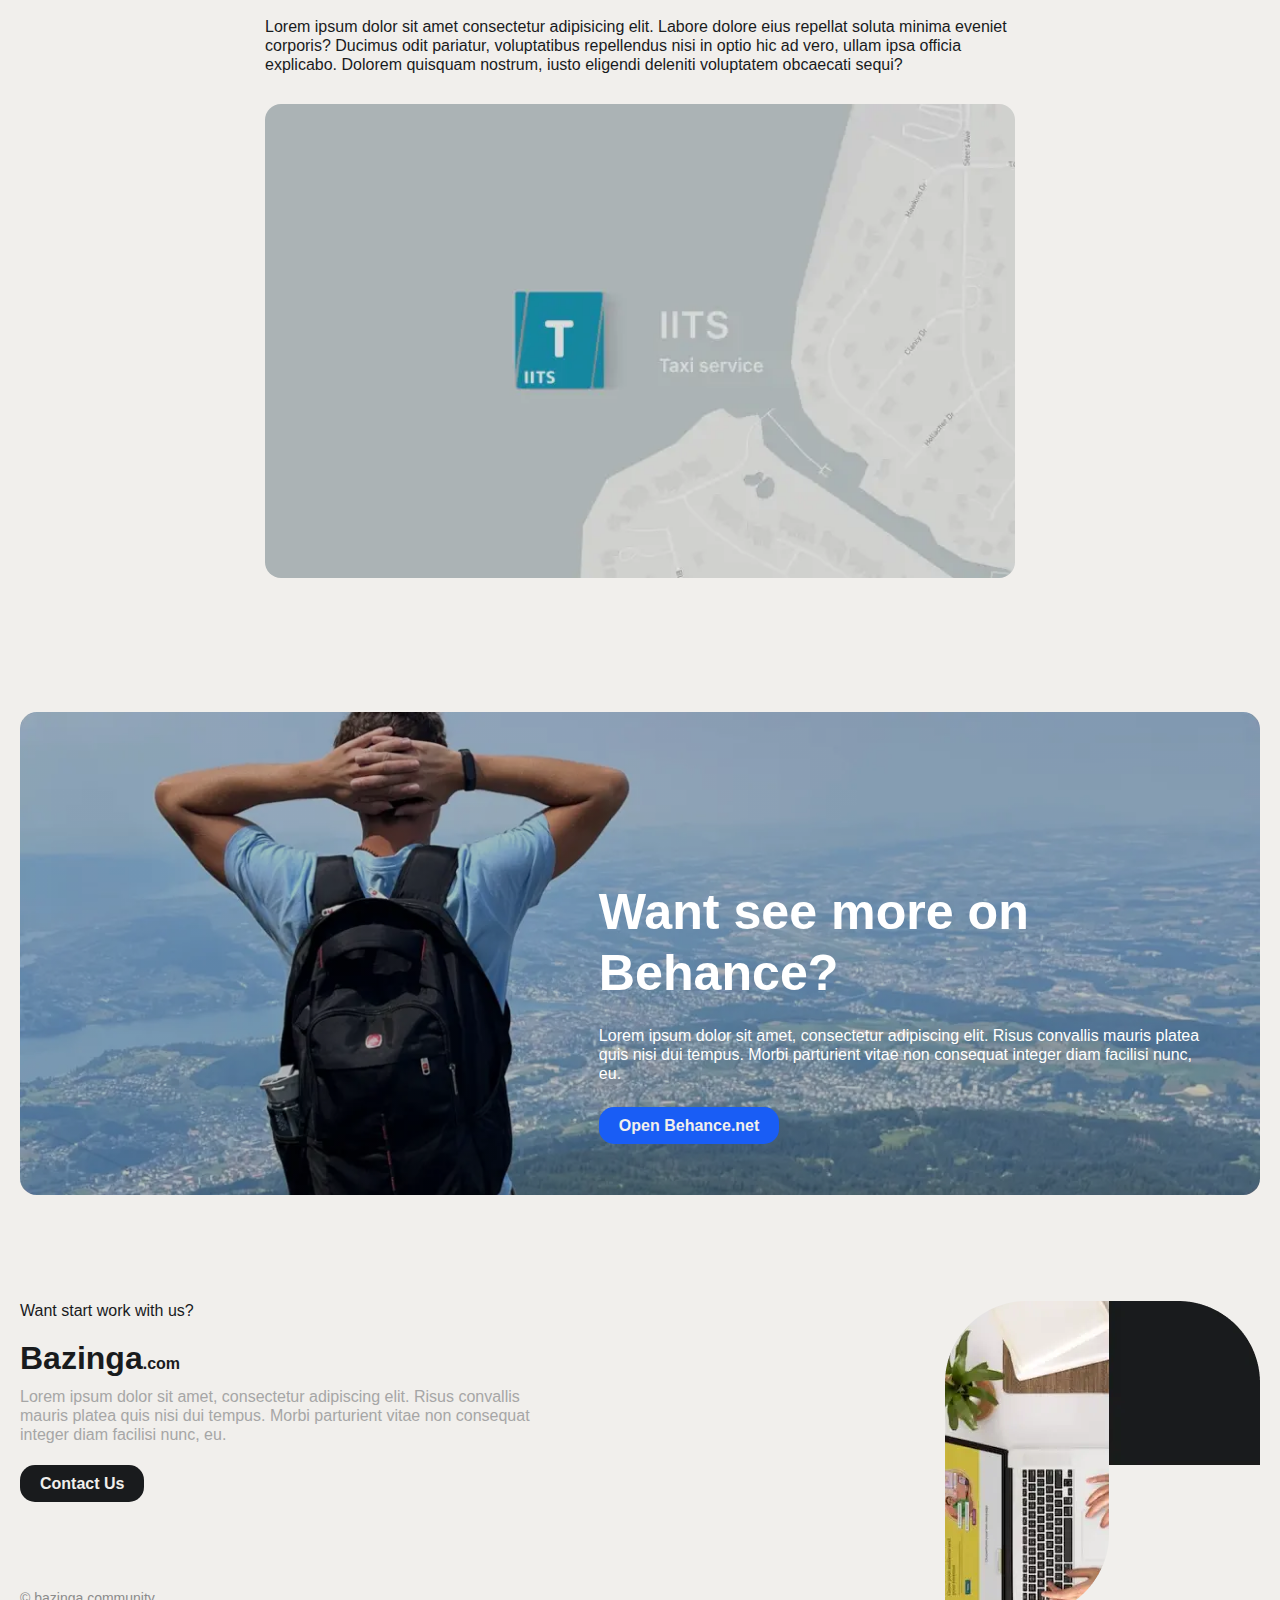
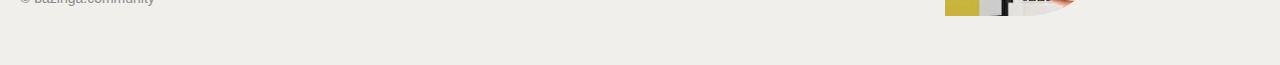
<file: reallife.html>
<!DOCTYPE html>
<html lang="ru">

<head>
	<title>Design</title>
	<meta charset="UTF-8">
	<meta name="format-detection" content="telephone=no">
	<!-- <style>body{opacity: 0;}</style> -->
	<link rel="stylesheet" href="css/style.min.css?_v=20221021194739">
	<link rel="shortcut icon" href="favicon.ico">
	<link rel="apple-touch-icon" sizes="180x180" href="img/favicon/apple-touch-icon.png">
	<link rel="icon" type="image/png" sizes="32x32" href="img/favicon/favicon-32x32.png">
	<link rel="icon" type="image/png" sizes="16x16" href="img/favicon/favicon-16x16.png">
	<link rel="manifest" href="img/favicon/site.webmanifest">
	<link rel="mask-icon" href="img/favicon/safari-pinned-tab.svg" color="#5bbad5">
	<meta name="msapplication-TileColor" content="#da532c">
	<meta name="theme-color" content="#ffffff">

	<!-- <meta name="robots" content="noindex, nofollow"> -->
	<meta name="viewport" content="width=device-width, initial-scale=1.0">
</head>

<body>
	<div class="wrapper wrapper_slider">
		<header class="header">
			<div class="header__container">
				<div class="header__menu menu">
					<a href="index.html" class="_logo">
						Bazinga<span>.com</span>
					</a>
					<button type="button" class="menu__icon icon-menu"><span></span></button>
					<nav class="menu__body">
						<ul class="menu__list">
							<li class="menu__item"><a href="designing.html" class="menu__link">Designing</a></li>
							<li class="menu__item"><a href="coding.html" class="menu__link _soon">Coding</a></li>
							<li class="menu__item"><a href="tips.html" class="menu__link _soon">Tips</a></li>
							<li class="menu__item"><a href="reallife.html" class="menu__link _soon">Real life</a></li>
							<li class="menu__item"><a href="mailto:bazinga.community@gmail.com" class="menu__button _button">Contact Us</a></li>
						</ul>

					</nav>
				</div>
			</div>
		</header>
		<main class="page reallife">
			<section class="intro ">
				<div class="intro__container">
					<div class="intro__image">
						<picture><source srcset="img/projects/design/project-1.webp" type="image/webp"><img src="img/projects/design/project-1.jpg" alt=""></picture>
					</div>
					<div class="intro__content">


						<h3>
							Hi! I’m David, Lorem ipsum dolor sit amet, consectetur adipiscing elit.
						</h3>
						<p>
							Lorem ipsum dolor sit amet, consectetur adipiscing elit. Risus convallis mauris platea quis
							nisi dui tempus. Morbi parturient vitae non consequat integer diam facilisi nunc, eu.
							consectetur adipiscing elit. Risus convallis mauris platea quis nisi dui tempus. Morbi
							parturient vitae non consequat integer diam facilisi nunc, eu.
						</p>


					</div>

				</div>
			</section>
			<section class="descr">
				<div class="descr__container">
					<div class="descr__wrapper">
						<div class="descr__item">

							<h3>
								Lorem ipsum dolor sit amet consectetur adipisicing elit. Ab neque, laboriosam ratione ullam natus culpa ad facere quae incidunt quis.
							</h3>
							<p>
								Lorem ipsum dolor sit amet consectetur adipisicing elit. Labore dolore eius repellat soluta minima eveniet corporis? Ducimus odit pariatur, voluptatibus repellendus nisi in optio hic ad vero, ullam ipsa officia explicabo. Dolorem quisquam nostrum, iusto eligendi deleniti voluptatem obcaecati sequi?
							</p>
							<p>Lorem ipsum dolor sit amet consectetur adipisicing elit. Odit ullam natus quia inventore deserunt soluta nulla in sint et, nostrum rerum eum atque, labore consequatur dolor, adipisci nam. Repellat, dolorem.</p>
							<picture><source srcset="img/projects/design/project-1.webp" type="image/webp"><img src="img/projects/design/project-1.jpg" alt="" class="descr__img"></picture>
						</div>
						<div class="descr__item">

							<h3>
								Lorem ipsum dolor sit amet consectetur adipisicing elit. Ab neque, laboriosam ratione ullam natus culpa ad facere quae incidunt quis.
							</h3>
							<p>
								Lorem ipsum dolor sit amet consectetur adipisicing elit. Labore dolore eius repellat soluta minima eveniet corporis? Ducimus odit pariatur, voluptatibus repellendus nisi in optio hic ad vero, ullam ipsa officia explicabo. Dolorem quisquam nostrum, iusto eligendi deleniti voluptatem obcaecati sequi?
							</p>
							<picture><source srcset="img/projects/design/project-1.webp" type="image/webp"><img src="img/projects/design/project-1.jpg" alt="" class="descr__img"></picture>
						</div>
					</div>
				</div>
			</section>
			<section class="info">
				<div class="info__container">
					<div class="info__wrapper">
						<div class="info__bg"></div>
						<div class="info__text">
							<h2>
								Want see more on Behance?
							</h2>
							<p>
								Lorem ipsum dolor sit amet, consectetur adipiscing elit. Risus convallis mauris platea
								quis nisi dui tempus. Morbi parturient vitae non consequat integer diam facilisi nunc,
								eu.
							</p>
							<a href="#" class="_button _dark-blue">Open Behance.net</a>
						</div>
					</div>
				</div>
			</section>

		</main>
		<footer class="footer">
			<div class="footer__container">
				<div class="footer__text">
					<span class="_label">
						Want start work with us?
					</span>
					<a href="index.html" class="_logo">
						Bazinga<span>.com</span>
					</a>
					<p>
						Lorem ipsum dolor sit amet, consectetur adipiscing elit. Risus convallis mauris platea quis nisi dui tempus. Morbi parturient vitae non consequat integer diam facilisi nunc, eu.
					</p>
					<a href="mailto:bazinga.community@gmail.com" class="_button">
						Contact Us
					</a>
					<span class="footer__copy">© bazinga.community</span>
				</div>
				<picture><source srcset="img/footer/footer-img.webp" type="image/webp"><img src="img/footer/footer-img.png" alt="" class="footer__img"></picture>
			</div>
		</footer>
	</div>
	<!-- <div id="popup" aria-hidden="true" class="popup">
	<div class="popup__wrapper">
		<div class="popup__content">
			<button data-close type="button" class="popup__close">Закрыть</button>
			<div class="popup__text">
				Text
			</div>
		</div>
	</div>
</div> -->
	<script src="https://ajax.googleapis.com/ajax/libs/jquery/3.6.0/jquery.min.js?_v=20221021194739"></script>
	<script src="https://cdn.jsdelivr.net/npm/swiper@8/swiper-bundle.min.js?_v=20221021194739"></script>
	<script src="js/app.min.js?_v=20221021194739"></script>

</body>

</html>
</file>
<file: css/style.min.css>
@charset "UTF-8";a,button{color:inherit}.menu,.wrapper{display:-webkit-box;display:-ms-flexbox}._button,._link{-webkit-transition:.3s;-o-transition:.3s}.footer__text ._logo span,body{font-size:1rem}.intro__image ._image_descr._teal span::after,.service__image ._image_descr._coral span::after{right:-1.125rem;bottom:-1.25rem}.header,.info__bg{left:0;top:0;right:0}._image_descr span::after,.info__bg,.page.design .info__bg,.page.reallife .info__bg{background-position:center;background-repeat:no-repeat;background-size:cover}.descr__wrapper,.projects__items,.wrapper{-webkit-box-orient:vertical;-webkit-box-direction:normal}*{padding:0;margin:0;border:0}*,:after,:before{-webkit-box-sizing:border-box;box-sizing:border-box}body,html{height:100%;min-width:320px}body{color:#191b1d;-ms-text-size-adjust:100%;-moz-text-size-adjust:100%;-webkit-text-size-adjust:100%;-webkit-font-smoothing:antialiased;-moz-osx-font-smoothing:grayscale}button,input,textarea{font-family:Inter;font-size:inherit}button{cursor:pointer;background-color:inherit}a:hover,a:link,a:visited{text-decoration:none}ul li{list-style:none}img{vertical-align:top}h1,h2,h3,h4,h5,h6{font-weight:inherit;font-size:inherit}h1,h2,h3{font-weight:700;font-family:Inter,sans-serif}body{line-height:1.1875;background-color:#f1efec;font-family:Inter,sans-serif}.lock body{overflow:hidden;-ms-touch-action:none;touch-action:none;-ms-scroll-chaining:none;overscroll-behavior:none}.wrapper{min-height:100%;display:flex;-ms-flex-direction:column;flex-direction:column;overflow:hidden}.wrapper>main{-webkit-box-flex:1;-ms-flex:1 1 auto;flex:1 1 auto}.intro__skills,.menu{-webkit-box-align:center}.wrapper>*{min-width:0}[class*=__container]{max-width:82.5rem;-webkit-box-sizing:content-box;box-sizing:content-box;margin:0 auto;padding:0 1.25rem}._soon,[class*=-ibg]{position:relative}[class*=-ibg] img{position:absolute;width:100%;height:100%;top:0;left:0;-o-object-fit:cover;object-fit:cover}[class*=-ibg_contain] img{-o-object-fit:contain;object-fit:contain}h1{line-height:1.2083333333;margin-bottom:1.25rem}h2{line-height:1.2115384615}h3{line-height:1.21875;text-align:center;margin-bottom:.625rem}._coral,h3 span._coral{color:#f5857d}._teal,h3 span._teal{color:#76cdc3}a,b,div,p,span{font-family:Inter,sans-serif}._link{font-weight:600;font-size:16px;line-height:19px;color:#195df5;transition:.3s}._button,._image_descr span{color:#f1efec;font-weight:700}._link:hover{text-decoration:underline}._button{padding:.625rem 1.25rem;background-color:#191b1d;border-radius:.9375rem;transition:.3s}._button:focus,._button:hover{background-color:#9e9e9e}._button._blue,._button._dark-blue:focus,._button._dark-blue:hover{background-color:#29a9eb}._button._blue:focus,._button._blue:hover,._button._dark-blue{background-color:#195df5}._logo{font-size:1.125rem;font-weight:700}._logo span{font-size:.75rem}._image_descr{position:absolute}._image_descr span{font-size:.75rem;border-radius:.25rem;padding:.3125rem .625rem;position:relative}._image_descr span::after{content:"";position:absolute;width:1.5rem;height:1.5rem}._image_descr._coral span{background-color:#f5857d}._image_descr._coral span::after{background-image:url("data:image/svg+xml,%3Csvg xmlns=%27http://www.w3.org/2000/svg%27 width=%2724%27 height=%2724%27 fill=%27none%27 viewBox=%270 0 24 24%27%3E%3Cpath fill=%27%23F5857D%27 fill-rule=%27evenodd%27 d=%27M23.872 21.78C23.357 20.353 15.614.826 15.494.651c-.179-.262-.58-.535-.905-.615a1.7 1.7 0 0 0-1.02.103c-.288.127-.675.493-.787.745-.044.1-.632 2.23-1.307 4.733-.675 2.504-1.243 4.568-1.263 4.588-.02.02-2.052.579-4.515 1.241-2.463.663-4.58 1.242-4.704 1.288-.306.111-.714.507-.85.827a2.146 2.146 0 0 0-.138.545 1.597 1.597 0 0 0 .652 1.386c.213.146 20.996 8.36 21.429 8.468.488.123 1.073-.05 1.453-.43.467-.468.581-1.065.333-1.752Z%27 clip-rule=%27evenodd%27/%3E%3C/svg%3E")}._image_descr._teal span{background-color:#76cdc3}._image_descr._teal span::after{background-image:url("data:image/svg+xml,%3Csvg width=%2724%27 height=%2724%27 viewBox=%270 0 24 24%27 fill=%27none%27 xmlns=%27http://www.w3.org/2000/svg%27%3E%3Cpath fill-rule=%27evenodd%27 clip-rule=%27evenodd%27 d=%27M23.8721 21.7794C23.357 20.3537 15.6137 0.826948 15.4942 0.652143C15.3152 0.390485 14.9132 0.117471 14.5888 0.0373223C14.2845 -0.037873 13.8806 0.00270136 13.5697 0.139684C13.2806 0.267061 12.8939 0.633081 12.7824 0.884933C12.7381 0.984993 12.1498 3.11508 11.4751 5.61843C10.8003 8.12174 10.2319 10.1862 10.2119 10.2061C10.192 10.226 8.16033 10.7846 5.69708 11.4474C3.23383 12.1102 1.11716 12.6894 0.993411 12.7346C0.687162 12.8463 0.279432 13.2424 0.14207 13.5617C0.0810713 13.7034 0.0194715 13.9487 0.00515876 14.1067C-0.0414283 14.6203 0.231643 15.2009 0.656888 15.4925C0.870412 15.6389 21.6533 23.8521 22.0856 23.9609C22.5736 24.0838 23.1587 23.9105 23.5392 23.5303C24.0065 23.0634 24.1201 22.4658 23.8721 21.7794Z%27 fill=%27%2376CDC3%27/%3E%3C/svg%3E")}.header{position:fixed;background-color:#f1efec;z-index:10}.menu{display:flex;-ms-flex-align:center;align-items:center;-webkit-box-pack:justify;-ms-flex-pack:justify;justify-content:space-between}.menu-open .menu__body{top:2.5rem;background-color:#f1efec}.menu__list{display:-webkit-box;display:-ms-flexbox;display:flex;-webkit-box-pack:justify;-ms-flex-pack:justify;justify-content:space-between;-webkit-box-align:center;-ms-flex-align:center;align-items:center;gap:1.875rem}.menu__link{font-weight:700;-webkit-transition:.3s;-o-transition:.3s;transition:.3s}.menu__link:focus,.menu__link:hover{color:#9e9e9e}.icon-menu,.projects__adaptive{display:none}.footer__container,.intro__container{display:-webkit-box;display:-ms-flexbox}.footer__container{display:flex;-webkit-box-pack:justify;-ms-flex-pack:justify;justify-content:space-between;gap:40px}.footer ._label,.footer__copy,.intro b,.service ._label{display:block}.footer__text{max-width:33.5625rem;width:100%}.footer__text ._logo{display:block;margin-bottom:.625rem;font-size:2rem}.footer__text p{color:#a6a6a6;margin-bottom:1.875rem}.footer__copy{font-weight:300;font-size:14px;line-height:130%;color:#8b8b8b}.footer__img{max-width:315px}.intro__container{display:flex;-webkit-box-pack:justify;-ms-flex-pack:justify;justify-content:space-between;gap:1.875rem}.intro__buttons,.intro__skills{display:-webkit-box;display:-ms-flexbox}.intro__content{max-width:33.75rem;width:100%}.coding .intro__content{max-width:45rem}.intro p,.intro__content p{margin-bottom:2.5rem}.intro__image{width:100%;max-width:40.1875rem;position:relative}.intro__image img{width:100%;-o-object-fit:cover;object-fit:cover}.intro__image ._image_descr._coral{left:-6.75rem;bottom:4.3125rem}.intro__image ._image_descr._coral span::after{right:-1.125rem;top:-1.25rem;-webkit-transform:rotate(-90deg);-ms-transform:rotate(-90deg);transform:rotate(-90deg)}.intro__image ._image_descr._teal{left:-4.9375rem;top:-.8125rem}.intro b{margin-bottom:.625rem}.intro__skills{display:flex;-ms-flex-align:center;align-items:center;margin-bottom:3.125rem}.intro__skill{-webkit-transition:.4s;-o-transition:.4s;transition:.4s;display:inline-block;position:relative;-webkit-filter:drop-shadow(0px 7.24138px 12.069px rgba(0,0,0,0.29));filter:drop-shadow(0px 7.24138px 12.069px rgba(0, 0, 0, .29))}.intro__skill[title]:hover::after{font-family:Inter,sans-serif;content:attr(title);position:absolute;right:-50%;bottom:-3.125rem;background:#fff;-webkit-box-shadow:0 7.24138px 12.069px rgba(0,0,0,.29);box-shadow:0 7.24138px 12.069px rgba(0,0,0,.29);border-radius:.3125rem;padding:.625rem;font-weight:700;color:#191b1d}.intro__skill:nth-child(2){-webkit-transform:translateX(-1.375rem);-ms-transform:translateX(-1.375rem);transform:translateX(-1.375rem)}.intro__skill:nth-child(3){-webkit-transform:translateX(-2.75rem);-ms-transform:translateX(-2.75rem);transform:translateX(-2.75rem)}.intro__skill:nth-child(4){-webkit-transform:translateX(-4.125rem);-ms-transform:translateX(-4.125rem);transform:translateX(-4.125rem)}.intro__skill:nth-child(5){-webkit-transform:translateX(-5.5rem);-ms-transform:translateX(-5.5rem);transform:translateX(-5.5rem)}.intro__skill:nth-child(6){-webkit-transform:translateX(-6.875rem);-ms-transform:translateX(-6.875rem);transform:translateX(-6.875rem)}.page.coding .intro__image,.page.design .intro__image{max-width:24.9375rem}.intro__buttons{gap:1.25rem;display:flex}.projects__items,.service__buttons{display:-webkit-box;display:-ms-flexbox}.page.reallife .intro h3,.projects h3{text-align:left}.page.reallife .intro__image{border-radius:16px;overflow:hidden}.page.reallife .intro__content{max-width:100%;padding:2.5rem 0 0}.service ._label{margin:0 auto 1.25rem}.service__image{position:relative;width:13.75rem;height:13.75rem;border-radius:50%;margin:2.5rem auto}.descr__img,.projects__img{border-radius:1rem;overflow:hidden;width:100%}.service__image img{width:100%;height:100%;border-radius:50%}.service__image ._image_descr._coral{left:-6.0625rem;top:1rem}.service__image ._image_descr._teal{right:-6.0625rem;top:1rem}.service__image ._image_descr._teal span::after{left:-1.125rem;bottom:-1.25rem;-webkit-transform:rotate(90deg);-ms-transform:rotate(90deg);transform:rotate(90deg)}.service ._label,.service h3,.service p{text-align:center;max-width:33.75rem}.service h3{margin:0 auto .625rem}.service p{margin:0 auto}.service__buttons{display:flex;-webkit-box-align:center;-ms-flex-align:center;align-items:center;gap:1.25rem;-webkit-box-pack:center;-ms-flex-pack:center;justify-content:center}.no-webp .info__bg{background:-webkit-gradient(linear,left bottom,left top,from(rgba(0,0,0,.25)),to(rgba(0,0,0,.25))),url("../img/info/community-bg.jpg");background:-o-linear-gradient(bottom,rgba(0,0,0,.25),rgba(0,0,0,.25)),url("../img/info/community-bg.jpg");background:linear-gradient(0deg,rgba(0,0,0,.25),rgba(0,0,0,.25)),url("../img/info/community-bg.jpg")}.info__bg{position:absolute;bottom:0;width:100%;height:100%;z-index:-1}.info__wrapper{position:relative;overflow:hidden;padding:10.625rem 3.5625rem 3.875rem;height:100%;width:100%}.info__text{margin-left:auto;max-width:37.9375rem;width:100%;color:#fff}.info__text h2{margin-bottom:1.4375rem}.info__text p{margin-bottom:2.0625rem}.no-webp .page.design .info__bg,.no-webp .page.reallife .info__bg{background:-webkit-gradient(linear,left bottom,left top,from(rgba(0,0,0,.25)),to(rgba(0,0,0,.25))),url("../img/info/behance-bg.jpg");background:-o-linear-gradient(bottom,rgba(0,0,0,.25),rgba(0,0,0,.25)),url("../img/info/behance-bg.jpg");background:linear-gradient(0deg,rgba(0,0,0,.25),rgba(0,0,0,.25)),url("../img/info/behance-bg.jpg")}.projects h2{margin-bottom:50px}.descr__item p,.projects__info p{margin-bottom:1.875rem}.projects__items{display:flex;-ms-flex-direction:column;flex-direction:column}.projects__item{display:-webkit-box;display:-ms-flexbox;display:flex;-webkit-box-pack:justify;-ms-flex-pack:justify;justify-content:space-between;-webkit-box-align:center;-ms-flex-align:center;align-items:center}.projects__img{max-width:42.5rem}.projects__img img{width:100%;-o-object-fit:cover;object-fit:cover}.projects__info{text-align:left;max-width:650px;width:100%}.projects__date{margin-bottom:1.25rem;display:block}.projects__links{display:flex}.error,.error__container{display:-webkit-box;display:-ms-flexbox}.error{display:flex;-webkit-box-pack:center;-ms-flex-pack:center;justify-content:center;-webkit-box-align:center;-ms-flex-align:center;align-items:center;height:100vh}.error__container{display:flex;-webkit-box-pack:center;-ms-flex-pack:center;justify-content:center;-webkit-box-align:center;-ms-flex-align:center;align-items:center;position:relative}.error__img{max-width:47.375rem;width:100%}.error__img img{width:100%}.descr__wrapper{margin:0 auto;max-width:46.875rem;display:-webkit-box;display:-ms-flexbox;display:flex;-ms-flex-direction:column;flex-direction:column}.descr__item{text-align:left;width:100%}.descr__item h3{text-align:left;margin-bottom:1.25rem}.descr__img img{width:100%}@media (min-width:74.99875em){.error__text{position:absolute;text-align:right;bottom:5%;left:-18%}}@media (min-width:85em){h1{font-size:4.5rem}h1 span,h3{font-size:2rem}h2{font-size:3.25rem}._label{margin-bottom:1.25rem}section{padding-top:4.375rem;padding-bottom:4.375rem}.header{padding-top:1.25rem;padding-bottom:1.25rem}.footer{padding-top:2.5rem;padding-bottom:3.125rem}.footer__copy{margin-top:6.25rem}.intro{padding-top:7.5rem}.info__wrapper{border-radius:1rem;padding-left:3.5625rem;padding-right:3.5625rem;padding-bottom:3.875rem}.descr__wrapper,.projects__items{gap:5.625rem}.projects__item{gap:2.5rem}}@media (max-width:85em){.intro__image ._image_descr._coral,.intro__image ._image_descr._teal{display:none}}@media (max-width:20em){h1{font-size:2rem}h1 span{font-size:1rem}h2{font-size:1.75rem}h3{font-size:1.5rem}._label{margin-bottom:.625rem}section{padding-top:1.875rem;padding-bottom:1.875rem}.header{padding-top:.625rem;padding-bottom:.625rem}.footer{padding-top:1.875rem;padding-bottom:2.1875rem}.footer__copy{margin-top:3.125rem}.intro{padding-top:3.75rem}.info__wrapper{border-radius:1.625rem;padding-left:1.25rem;padding-right:1.25rem;padding-bottom:1.875rem}.descr__wrapper,.projects__items{gap:2.5rem}.projects__item{gap:.9375rem}}@media (max-width:74.99875em){.error__container{-webkit-box-orient:vertical;-webkit-box-direction:reverse;-ms-flex-direction:column-reverse;flex-direction:column-reverse;gap:30px}.error__text{text-align:center}}@media (max-width:61.99875em){.intro__container,.projects__item{-webkit-box-orient:vertical;-webkit-box-direction:normal}.intro__container{-ms-flex-direction:column;flex-direction:column;-webkit-box-pack:center;-ms-flex-pack:center;justify-content:center;-webkit-box-align:center;-ms-flex-align:center;align-items:center;gap:3.75rem}.intro__content{max-width:100%}.projects__adaptive,.projects__info{max-width:42.5rem;width:100%}.intro__image,.projects__info .projects__date,.projects__info h3{display:none}.page.reallife .intro__content{padding:0}.projects__item{-ms-flex-direction:column;flex-direction:column}.projects__adaptive{display:block}.projects__adaptive .projects__date{margin-bottom:0}.projects__item:not(:last-child){margin-bottom:2rem}.projects__info ._button{text-align:center;display:block;width:100%}}@media (max-width:47.99875em){.menu__body{position:absolute;-webkit-transition:.8s;-o-transition:.8s;transition:.8s;top:-100vh;left:0;right:0;width:100%;height:100vh;background-color:transparent;padding:3.125rem 1.25rem}.menu__list{-webkit-box-orient:vertical;-webkit-box-direction:normal;-ms-flex-direction:column;flex-direction:column;-webkit-box-pack:center;-ms-flex-pack:center;justify-content:center}.menu__link{font-size:1.125rem}.icon-menu{display:block;position:relative;width:1.875rem;height:1.125rem;cursor:pointer;z-index:5}.icon-menu span,.icon-menu::after,.icon-menu::before{content:"";-webkit-transition:.3s;-o-transition:.3s;transition:.3s;right:0;position:absolute;width:100%;height:.125rem;background-color:#000}.icon-menu::before{top:0}.icon-menu::after{bottom:0}.icon-menu span{top:calc(50% - .0625rem)}.menu-open .icon-menu span{width:0}.menu-open .icon-menu::before{top:calc(50% - .0625rem);-webkit-transform:rotate(-45deg);-ms-transform:rotate(-45deg);transform:rotate(-45deg)}.menu-open .icon-menu::after{bottom:calc(50% - .0625rem);-webkit-transform:rotate(45deg);-ms-transform:rotate(45deg);transform:rotate(45deg)}.footer__text{max-width:100%}.footer__img{display:none}}@media (max-width:29.99875em){.page.design .intro__buttons{-webkit-box-pack:justify;-ms-flex-pack:justify;justify-content:space-between;gap:.3125rem}.service__image ._image_descr._coral{left:-2.5rem;top:-1.25rem}.service__image ._image_descr._teal{right:-2.5rem;top:-1.25rem}.service__buttons{-webkit-box-orient:vertical;-webkit-box-direction:normal;-ms-flex-direction:column;flex-direction:column}}@media (max-width:24.99875em){.page.design .info__bg,.page.reallife .info__bg{background-position:6%}}@media (min-width:20em) and (max-width:85em){@supports (font-size:clamp(2rem ,1.2307692308rem + 3.8461538462vw ,4.5rem)){h1{font-size:clamp( 2rem , 1.2307692308rem  +  3.8461538462vw , 4.5rem )}}@supports not (font-size:clamp(2rem ,1.2307692308rem + 3.8461538462vw ,4.5rem)){h1{font-size:calc(2rem + 2.5 * (100vw - 20rem) / 65)}}@supports (font-size:clamp(1rem ,0.6923076923rem + 1.5384615385vw ,2rem)){h1 span{font-size:clamp( 1rem , .6923076923rem  +  1.5384615385vw , 2rem )}}@supports not (font-size:clamp(1rem ,0.6923076923rem + 1.5384615385vw ,2rem)){h1 span{font-size:calc(1rem + 1 * (100vw - 20rem) / 65)}}@supports (font-size:clamp(1.75rem ,1.2884615385rem + 2.3076923077vw ,3.25rem)){h2{font-size:clamp( 1.75rem , 1.2884615385rem  +  2.3076923077vw , 3.25rem )}}@supports not (font-size:clamp(1.75rem ,1.2884615385rem + 2.3076923077vw ,3.25rem)){h2{font-size:calc(1.75rem + 1.5 * (100vw - 20rem) / 65)}}@supports (font-size:clamp(1.5rem ,1.3461538462rem + 0.7692307692vw ,2rem)){h3{font-size:clamp( 1.5rem , 1.3461538462rem  +  .7692307692vw , 2rem )}}@supports not (font-size:clamp(1.5rem ,1.3461538462rem + 0.7692307692vw ,2rem)){h3{font-size:calc(1.5rem + .5 * (100vw - 20rem) / 65)}}@supports (margin-bottom:clamp(0.625rem ,0.4326923077rem + 0.9615384615vw ,1.25rem)){._label{margin-bottom:clamp(.625rem ,.4326923077rem + .9615384615vw ,1.25rem)}}@supports not (margin-bottom:clamp(0.625rem ,0.4326923077rem + 0.9615384615vw ,1.25rem)){._label{margin-bottom:calc(.625rem + .625 * (100vw - 20rem)/ 65)}}@supports (padding-top:clamp(1.875rem ,1.1057692308rem + 3.8461538462vw ,4.375rem)){section{padding-top:clamp(1.875rem ,1.1057692308rem + 3.8461538462vw ,4.375rem)}}@supports not (padding-top:clamp(1.875rem ,1.1057692308rem + 3.8461538462vw ,4.375rem)){section{padding-top:calc(1.875rem + 2.5 * (100vw - 20rem)/ 65)}}@supports (padding-bottom:clamp(1.875rem ,1.1057692308rem + 3.8461538462vw ,4.375rem)){section{padding-bottom:clamp(1.875rem ,1.1057692308rem + 3.8461538462vw ,4.375rem)}}@supports not (padding-bottom:clamp(1.875rem ,1.1057692308rem + 3.8461538462vw ,4.375rem)){section{padding-bottom:calc(1.875rem + 2.5 * (100vw - 20rem)/ 65)}}@supports (padding-top:clamp(0.625rem ,0.4326923077rem + 0.9615384615vw ,1.25rem)){.header{padding-top:clamp(.625rem ,.4326923077rem + .9615384615vw ,1.25rem)}}@supports not (padding-top:clamp(0.625rem ,0.4326923077rem + 0.9615384615vw ,1.25rem)){.header{padding-top:calc(.625rem + .625 * (100vw - 20rem)/ 65)}}@supports (padding-bottom:clamp(0.625rem ,0.4326923077rem + 0.9615384615vw ,1.25rem)){.header{padding-bottom:clamp(.625rem ,.4326923077rem + .9615384615vw ,1.25rem)}}@supports not (padding-bottom:clamp(0.625rem ,0.4326923077rem + 0.9615384615vw ,1.25rem)){.header{padding-bottom:calc(.625rem + .625 * (100vw - 20rem)/ 65)}}@supports (padding-top:clamp(1.875rem ,1.6826923077rem + 0.9615384615vw ,2.5rem)){.footer{padding-top:clamp(1.875rem ,1.6826923077rem + .9615384615vw ,2.5rem)}}@supports not (padding-top:clamp(1.875rem ,1.6826923077rem + 0.9615384615vw ,2.5rem)){.footer{padding-top:calc(1.875rem + .625 * (100vw - 20rem)/ 65)}}@supports (padding-bottom:clamp(2.1875rem ,1.8990384615rem + 1.4423076923vw ,3.125rem)){.footer{padding-bottom:clamp(2.1875rem ,1.8990384615rem + 1.4423076923vw ,3.125rem)}}@supports not (padding-bottom:clamp(2.1875rem ,1.8990384615rem + 1.4423076923vw ,3.125rem)){.footer{padding-bottom:calc(2.1875rem + .9375 * (100vw - 20rem)/ 65)}}@supports (margin-top:clamp(3.125rem ,2.1634615385rem + 4.8076923077vw ,6.25rem)){.footer__copy{margin-top:clamp(3.125rem ,2.1634615385rem + 4.8076923077vw ,6.25rem)}}@supports not (margin-top:clamp(3.125rem ,2.1634615385rem + 4.8076923077vw ,6.25rem)){.footer__copy{margin-top:calc(3.125rem + 3.125 * (100vw - 20rem)/ 65)}}@supports (padding-top:clamp(3.75rem ,2.5961538462rem + 5.7692307692vw ,7.5rem)){.intro{padding-top:clamp(3.75rem ,2.5961538462rem + 5.7692307692vw ,7.5rem)}}@supports not (padding-top:clamp(3.75rem ,2.5961538462rem + 5.7692307692vw ,7.5rem)){.intro{padding-top:calc(3.75rem + 3.75 * (100vw - 20rem)/ 65)}}@supports (border-radius:clamp(1rem ,1.8173076923rem + -0.9615384615vw ,1.625rem)){.info__wrapper{border-radius:clamp(1rem ,1.8173076923rem + -.9615384615vw ,1.625rem)}}@supports not (border-radius:clamp(1rem ,1.8173076923rem + -0.9615384615vw ,1.625rem)){.info__wrapper{border-radius:calc(1.625rem + -.625 * (100vw - 20rem)/ 65)}}@supports (padding-left:clamp(1.25rem ,0.5384615385rem + 3.5576923077vw ,3.5625rem)){.info__wrapper{padding-left:clamp(1.25rem ,.5384615385rem + 3.5576923077vw ,3.5625rem)}}@supports not (padding-left:clamp(1.25rem ,0.5384615385rem + 3.5576923077vw ,3.5625rem)){.info__wrapper{padding-left:calc(1.25rem + 2.3125 * (100vw - 20rem)/ 65)}}@supports (padding-right:clamp(1.25rem ,0.5384615385rem + 3.5576923077vw ,3.5625rem)){.info__wrapper{padding-right:clamp(1.25rem ,.5384615385rem + 3.5576923077vw ,3.5625rem)}}@supports not (padding-right:clamp(1.25rem ,0.5384615385rem + 3.5576923077vw ,3.5625rem)){.info__wrapper{padding-right:calc(1.25rem + 2.3125 * (100vw - 20rem)/ 65)}}@supports (padding-bottom:clamp(1.875rem ,1.2596153846rem + 3.0769230769vw ,3.875rem)){.info__wrapper{padding-bottom:clamp(1.875rem ,1.2596153846rem + 3.0769230769vw ,3.875rem)}}@supports not (padding-bottom:clamp(1.875rem ,1.2596153846rem + 3.0769230769vw ,3.875rem)){.info__wrapper{padding-bottom:calc(1.875rem + 2 * (100vw - 20rem)/ 65)}}@supports (gap:clamp(0.9375rem ,0.4567307692rem + 2.4038461538vw ,2.5rem)){.projects__item{gap:clamp(.9375rem ,.4567307692rem + 2.4038461538vw ,2.5rem)}}@supports not (gap:clamp(0.9375rem ,0.4567307692rem + 2.4038461538vw ,2.5rem)){.projects__item{gap:calc(.9375rem + 1.5625 * (100vw - 20rem)/ 65)}}@supports (gap:clamp(2.5rem ,1.5384615385rem + 4.8076923077vw ,5.625rem)){.descr__wrapper,.projects__items{gap:clamp(2.5rem ,1.5384615385rem + 4.8076923077vw ,5.625rem)}}@supports not (gap:clamp(2.5rem ,1.5384615385rem + 4.8076923077vw ,5.625rem)){.descr__wrapper,.projects__items{gap:calc(2.5rem + 3.125 * (100vw - 20rem)/ 65)}}}.webp .info__bg{background:-webkit-gradient(linear,left bottom,left top,from(rgba(0,0,0,.25)),to(rgba(0,0,0,.25))) 0 0/cover no-repeat,url(../img/info/community-bg.webp) 0 0/cover no-repeat;background:-o-linear-gradient(bottom,rgba(0,0,0,.25),rgba(0,0,0,.25)) 0 0/cover no-repeat,url(../img/info/community-bg.webp) 0 0/cover no-repeat;background:linear-gradient(0deg,rgba(0,0,0,.25),rgba(0,0,0,.25)) 0 0/cover no-repeat,url(../img/info/community-bg.webp) 0 0/cover no-repeat}.webp .page.design .info__bg,.webp .page.reallife .info__bg{background:-webkit-gradient(linear,left bottom,left top,from(rgba(0,0,0,.25)),to(rgba(0,0,0,.25))) 0 0/cover no-repeat,url(../img/info/behance-bg.webp) 0 0/cover no-repeat;background:-o-linear-gradient(bottom,rgba(0,0,0,.25),rgba(0,0,0,.25)) 0 0/cover no-repeat,url(../img/info/behance-bg.webp) 0 0/cover no-repeat;background:linear-gradient(0deg,rgba(0,0,0,.25),rgba(0,0,0,.25)) 0 0/cover no-repeat,url(../img/info/behance-bg.webp) 0 0/cover no-repeat}._soon::after{content:'SOON';position:absolute;right:-5px;top:-10px;font-size:8px;color:#939393}
</file>
